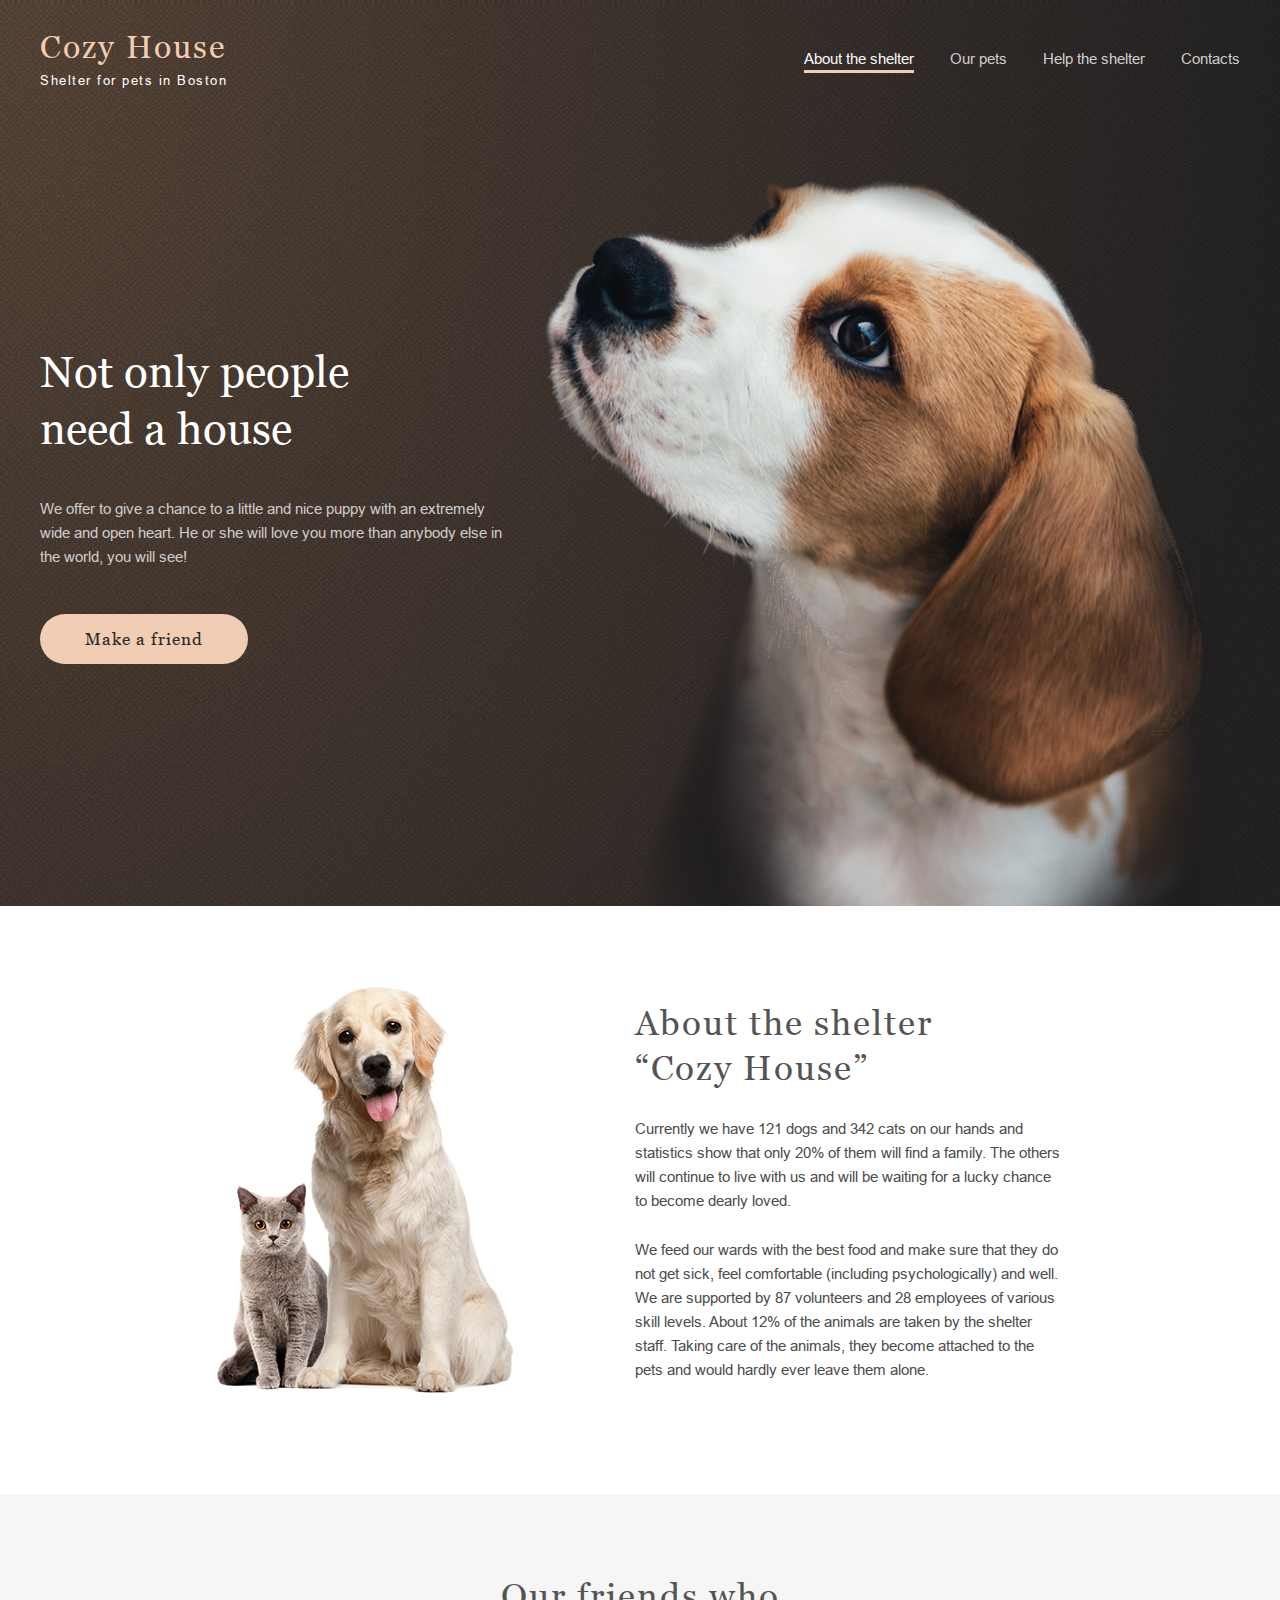
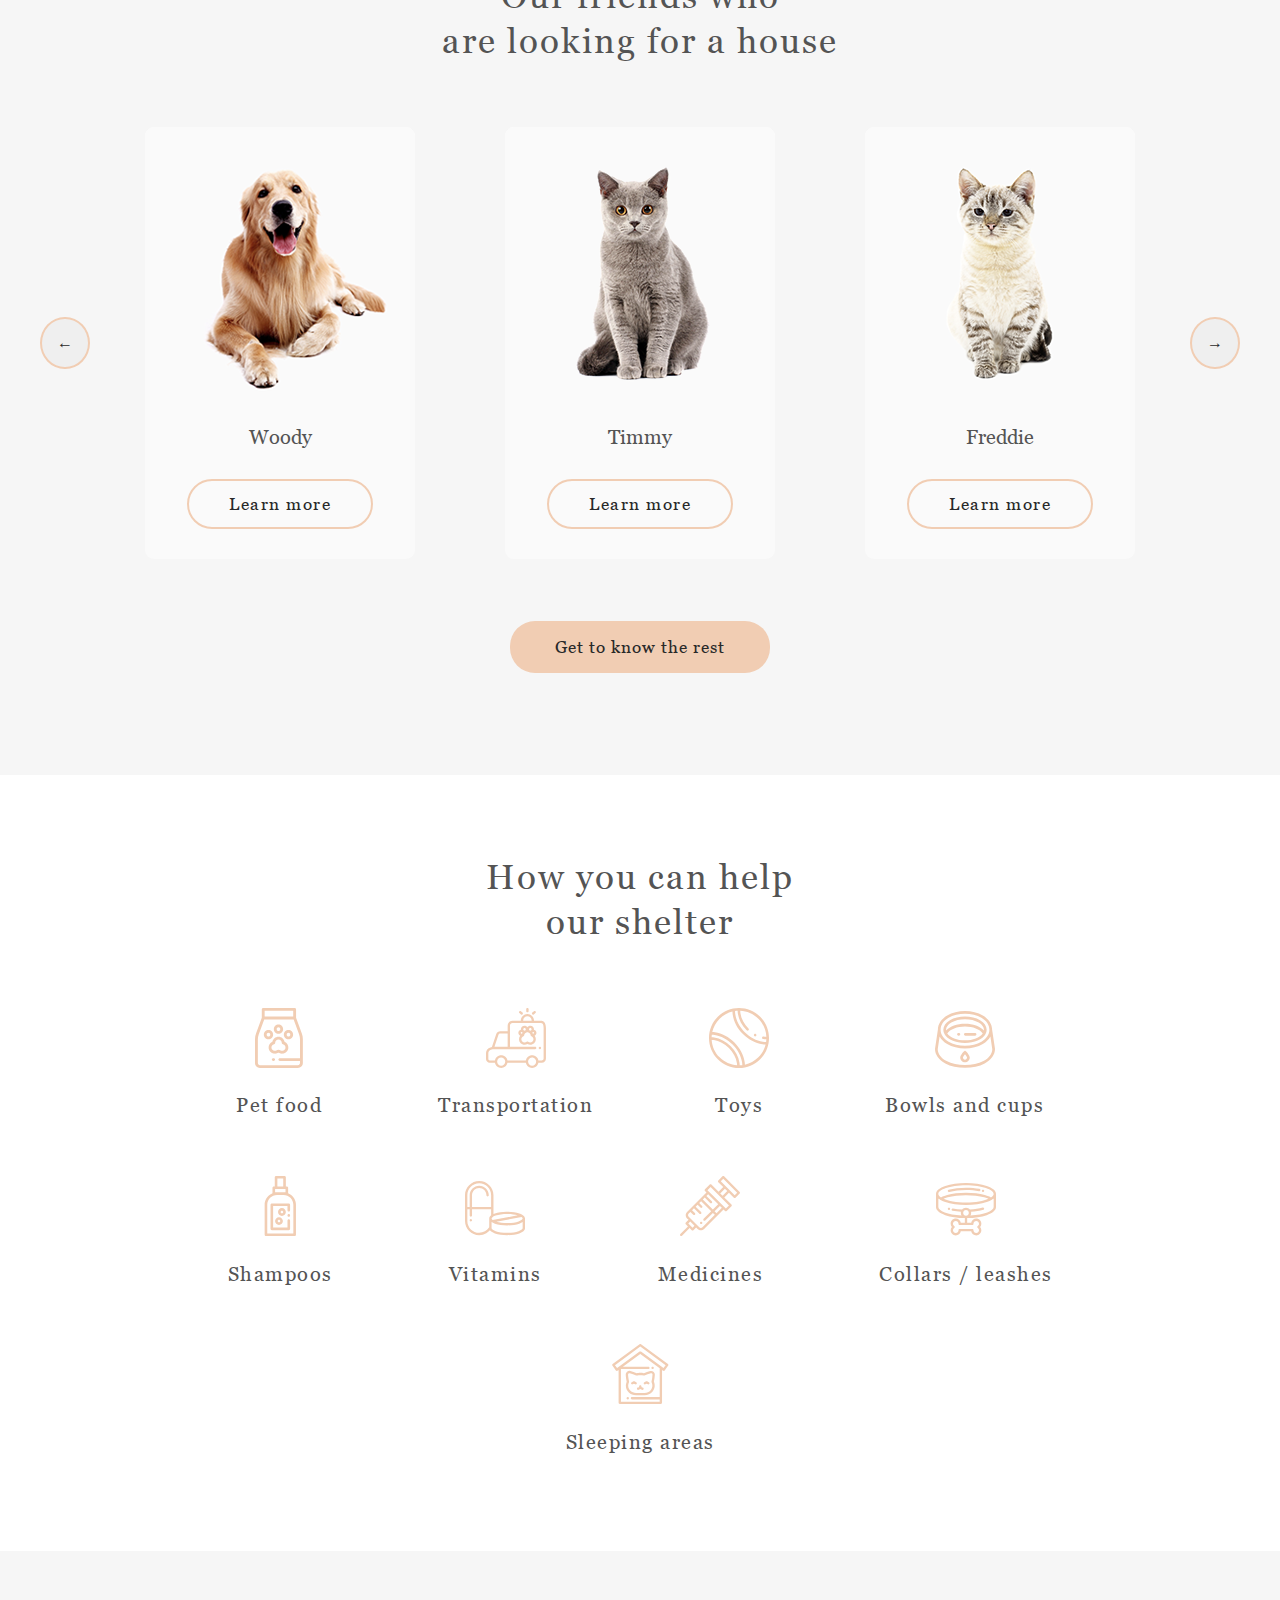
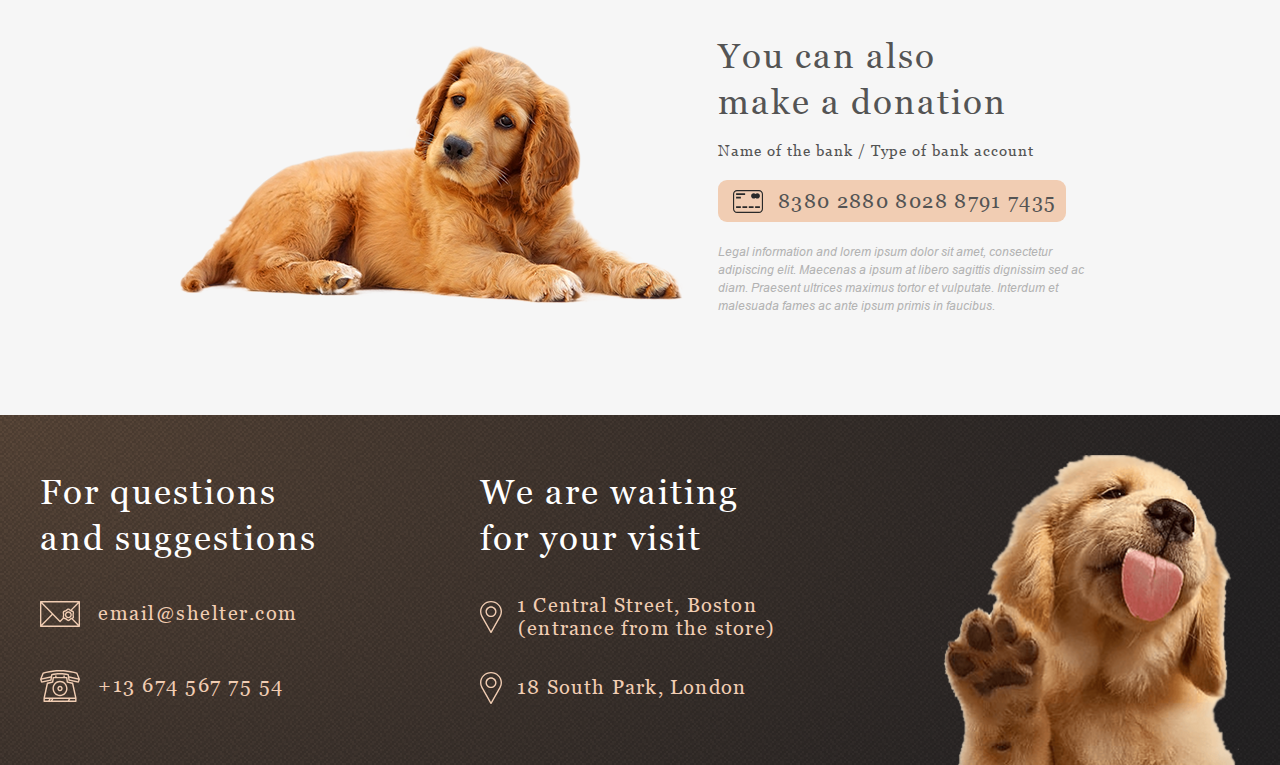
<file: pages/main/index.html>
<!DOCTYPE html>
<html lang="en">
<head>
  <meta charset="UTF-8">
  <meta http-equiv="X-UA-Compatible" content="IE=edge">
  <meta name="viewport" content="width=device-width, initial-scale=1.0">
  <link rel="stylesheet" href="normalize.css">
  <link rel="stylesheet" href="/assets/fonts/arial/stylesheet.css">
  <link rel="stylesheet" href="/assets/fonts/georgia/stylesheet.css">
  <link rel="stylesheet" href="style.css">
  <title>Main</title>
  <link rel="shortcut icon" type="image/svg" href="./favicon.ico">
</head>
<body>
  <header class="header">
    <div class="container">
      <div class="header-container">
      <a href="#" class="header-name-block">
        <h1 class="header-name">Cozy House</h1>
        <p class="header-name-description">Shelter for pets in Boston</p>
      </a>
      <div class="wrapper-menu">
        <div class="navigation-shadow"></div>
      <nav class="header-navigation-block">

        <ol class="header-navigation">
         <li class="nav-item"><a href="" class="nav-item-link choosen">About the shelter</a></li>
          <li class="nav-item"><a href="../../pages/pets/index.html" class="nav-item-link">Our pets</a></li>
          <li class="nav-item"><a href="#help" class="nav-item-link">Help the shelter</a></li>
          <li class="nav-item"><a href="#contacts" class="nav-item-link">Contacts</a></li>
      </ol>
      </nav>
      </div>
      <div class="container-hamburger">
        <div class="hamburger" id="hamburger">
          <span class="line"></span>
          <span class="line"></span>
          <span class="line"></span>
        </div>
      </div>
    </div>
  </div>
  </header>
  <main class="main">
  <div class="wrapper-not-only">
    <section class="section not-only-section">
      <img src="../../assets/images/dog.png" alt="dog" class="image-dog">
      <div class="wrapper-content-not-only">
        <h2 class="not-only-title">Not only people need a house</h2>
        <p class="not-only-offer">We offer to give a chance to a little and nice puppy with an extremely wide and open heart. He or she will love you more than anybody else in the world, you will see!</p>
        <a href="#our-friends" class="btn">Make a friend</a>
    </div>
    </section>
  </div>
    <section class="section about">
      <div class="container">
        <img src="../../assets/images/about-pets.png" alt="about-pets" class="image-about">
        <div class="about-wrap">
          <h3 class="title-section about-title">About the shelter “Cozy House”</h3>
          <p class="about-description">Currently we have 121 dogs and 342 cats on our hands and statistics show that only 20% of them will find a family. The others will continue to live with us and will be waiting for a lucky chance to become dearly loved.</p>
          <p class="about-description">We feed our wards with the best food and make sure that they do not get sick, feel comfortable (including psychologically) and well. We are supported by 87 volunteers and 28 employees of various skill levels. About 12% of the animals are taken by the shelter staff. Taking care of the animals, they become attached to the pets and would hardly ever leave them alone.</p>
        </div>
      </div>
    </section>
    <section class="section our-friends" id="our-friends">
      <div class="container">
      <h3 class="title-section friends-title">Our friends who <br>
        are looking for a house</h3>
        <div class="slider-pet">
          <button class="slider-button btn-left">&larr;</button>
          <div class="slider-content">
            <div class="wrapper-slider">
              <div class="left-slider-block">
                <div class="slider-item" data-pet="4">
                  <img src="../../assets/images/katrine.png" alt="Katrine">
                  <p class="slider-item-name">Katrine</p>
                  <button class="slider-item-btn">Learn more</button>
                </div>
                <div class="slider-item" data-pet="0">
                  <img src="../../assets/images/jennifer.png" alt="Jennifer">
                  <p class="slider-item-name">Jennifer</p>
                  <button class="slider-item-btn">Learn more</button>
                </div>
                <div class="slider-item" data-pet="2">
                  <img src="../../assets/images/woody.png" alt="Woody">
                  <p class="slider-item-name">Woody</p>
                  <button class="slider-item-btn">Learn more</button>
                </div>
              </div>
              <div class="active-slider-block">
                <div class="slider-item" data-pet="1">
                  <img src="../../assets/images/sophia.png" alt="Soph">
                  <p class="slider-item-name">Sophia</p>
                  <button class="slider-item-btn">Learn more</button>
                 </div>
                <div class="slider-item" data-pet="5">
                  <img src="../../assets/images/timmy.png" alt="Timmy">
                  <p class="slider-item-name">Timmy</p>
                  <button class="slider-item-btn">Learn more</button>
                 </div>
                <div class="slider-item" data-pet="7">
                  <img src="../../assets/images/charly.png" alt="Charley">
                  <p class="slider-item-name">Charley</p>
                  <button class="slider-item-btn">Learn more</button>
                 </div>
              </div>
              <div class="right-slider-block">
                <div class="slider-item" data-pet="3">
                  <img src="../../assets/images/scarlett.png" alt="Scarlett">
                  <p class="slider-item-name">Scarlett</p>
                  <button class="slider-item-btn">Learn more</button>
                </div>
                <div class="slider-item" data-pet="6">
                  <img src="../../assets/images/freddie.png" alt="Freddie">
                  <p class="slider-item-name">Freddie</p>
                  <button class="slider-item-btn">Learn more</button>
                </div>
                <div class="slider-item" data-pet="4">
                  <img src="../../assets/images/katrine.png" alt="Katrine">
                  <p class="slider-item-name">Katrine</p>
                  <button class="slider-item-btn">Learn more</button>
                </div>
              </div>
            </div>
          </div>
          <button class="slider-button btn-right">&rarr;</button>
        </div>
        <a class="btn our-btn" href="../../pages/pets/index.html">Get to know the rest</a>
      </div>
    </section>
    <section class="section help-section" id="help">
      <div class="container">
      <h3 class="title-section help-title">How you can help <br>
        our shelter</h3>
        <div class="help-container">
          <div class="help-container-item">
            <img class="help-item-icon" src="../../assets/icons/food.svg" alt="food">
            <h4 class="help-item-name">Pet food</h4>
          </div>
          <div class="help-container-item">
            <img class="help-item-icon" src="../../assets/icons/transportation.svg" alt="transport">
            <h4 class="help-item-name">Transportation</h4>
          </div>
          <div class="help-container-item">
            <img class="help-item-icon" src="../../assets/icons/toys.svg" alt="toys">
            <h4 class="help-item-name">Toys</h4>
          </div>
          <div class="help-container-item">
            <img class="help-item-icon" src="../../assets/icons/bowls-and-cups.svg" alt="cups">
            <h4 class="help-item-name">Bowls and cups</h4>
          </div>
          <div class="help-container-item">
            <img class="help-item-icon" src="../../assets/icons/shampoos.svg" alt="shampoos">
            <h4 class="help-item-name">Shampoos</h4>
          </div>
          <div class="help-container-item">
            <img class="help-item-icon" src="../../assets/icons/vitamins.svg" alt="vitamins">
            <h4 class="help-item-name">Vitamins</h4>
          </div>
          <div class="help-container-item">
            <img class="help-item-icon" src="../../assets/icons/medicines.svg" alt="medicines">
            <h4 class="help-item-name">Medicines</h4>
          </div>
          <div class="help-container-item">
            <img class="help-item-icon" src="../../assets/icons/collars-or-leashes.svg" alt="collars">
            <h4 class="help-item-name">Collars / leashes</h4>
          </div>
          <div class="help-container-item">
            <img class="help-item-icon" src="../../assets/icons/sleeping-area.svg" alt="slip">
            <h4 class="help-item-name">Sleeping areas</h4>
          </div>
        </div>
      </div>
    </section>
    <section class="section donate-section">
      <div class="container">
        <img class="donate-dog" src="../../assets/images/donation-dog.png" alt="donate-dog">
        <div class="donate-description-side">
          <h3 class="title-section donate-title">You can also <br> make a donation</h3>
          <h5 class="donate-name-bank">Name of the bank / Type of bank account</h5>
          <a href="#" class="pay-btn">8380 2880 8028 8791 7435</a>
          <p class="donate-description">Legal information and lorem ipsum dolor sit amet, consectetur adipiscing elit. Maecenas a ipsum at libero sagittis dignissim sed ac diam. Praesent ultrices maximus tortor et vulputate. Interdum et malesuada fames ac ante ipsum primis in faucibus.</p>
        </div>
      </div>
    </section>
  </main>
  <footer class="footer" id="contacts">
    <div class="container footer-navigation">
    <div>
      <h3 class="title-section footer-title">For questions and suggestions</h3>
      <nav>
        <ol  class="footer-navigation-left">
        <li class="footer-navigation-item mail"><a href="mailto:email@shelter.com" class="extra-left"></a><a href="mailto:email@shelter.com" class="footer-navigation-link">email@shelter.com</a></li>
        <li class="footer-navigation-item  phone"><a href="tel:+136745677554" class="extra-left"></a><a href="tel:+136745677554" class="footer-navigation-link"> +13 674 567 75 54</a></li>
      </ol>
      </nav>
    </div>
    <div class="footer-center-block">
      <h3 class="title-section footer-title">We are waiting for your visit</h3>
      <nav>
        <ol class="footer-navigation-center">
        <li class="footer-navigation-item  pin"><a href="https://goo.gl/maps/uqPGKBvsAtEfSqA46" target="_blank" class="extra"></a><a href="https://goo.gl/maps/uqPGKBvsAtEfSqA46" target="_blank" class="footer-navigation-link">1 Central Street, Boston<br>(entrance from the store)</a></li>
        <li class="footer-navigation-item  pin"><a href="https://goo.gl/maps/uqPGKBvsAtEfSqA46" target="_blank" class="extra"></a><a href="https://goo.gl/maps/uqPGKBvsAtEfSqA46" target="_blank" class="footer-navigation-link">18 South Park, London</a></li>
        </ol>
      </nav>
    </div>
    <img src="../../assets/images/footer-puppy.png" alt="footer-dog" class="footer-image">
  </div>
  </footer>
  <div class="popup">
    <div class="popup-body">
      <div class="popup-content" data-pet="0">
        <div class="popup-close">+</div>
        <img src="../../assets/images/jennifer.png" alt="Jennifer" class="popup-img">
          <div class="popup-discription">
            <h3 class="popup-title">Jennifer</h3>
            <h4 class="popup-kinds">Dog - Labrador</h4>
            <h5 class="popup-discr">Jennifer is a sweet 2 months old Labrador that is patiently waiting to find a new forever home. This girl really enjoys being able to go outside to run and play, but won't hesitate to play up a storm in the house if she has all of her favorite toys.</h5>
            <ul class="popup-details">
              <li><span class="li-bold">Age</span><span class="age"></span></li>
              <li><span class="li-bold">Inoculations</span><span class="inoculations"></span></li>
              <li><span class="li-bold">Diseases</span><span class="diseases"></span></li>
              <li><span class="li-bold">Parasites</span><span class="parasites"></span></li>
            </ul>
          </div>
        </div>
    </div>
  </div>
  <script src="../../pages/main/script.js"></script>
</body>
</html>
</file>
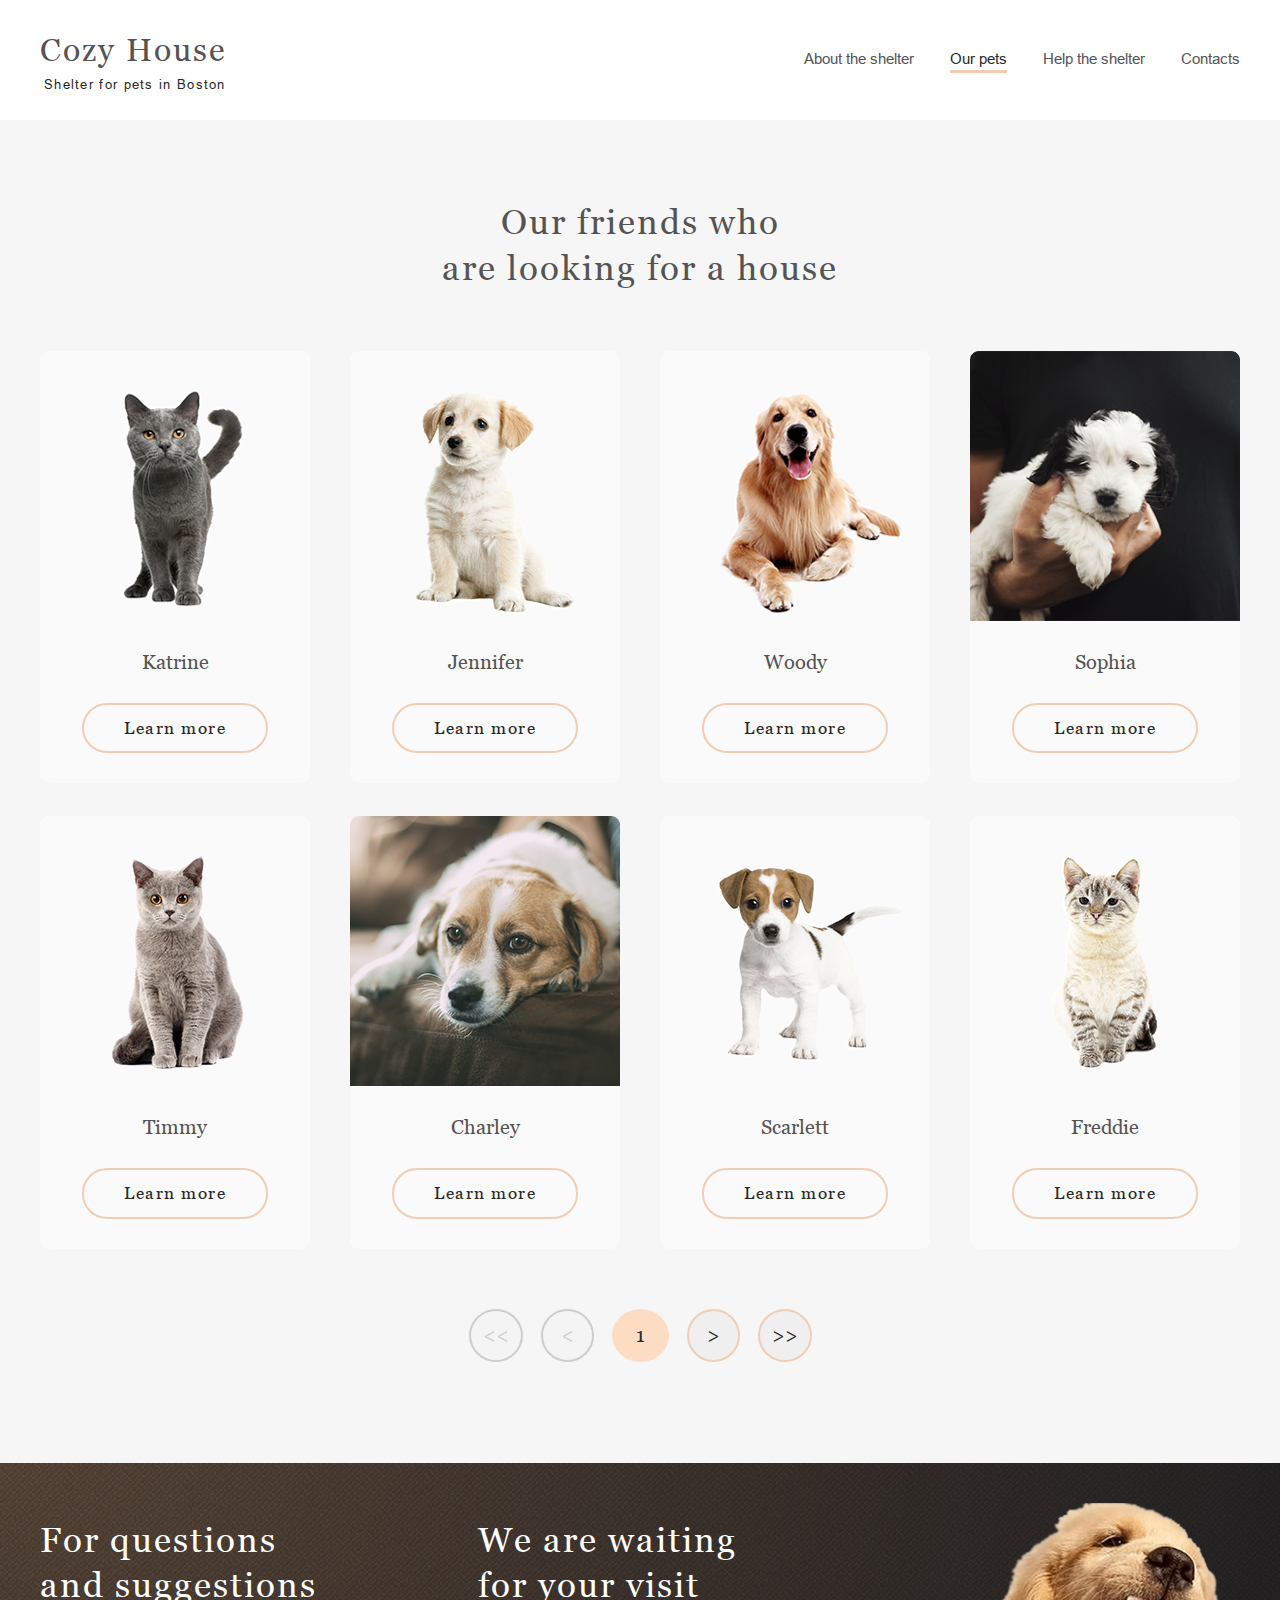
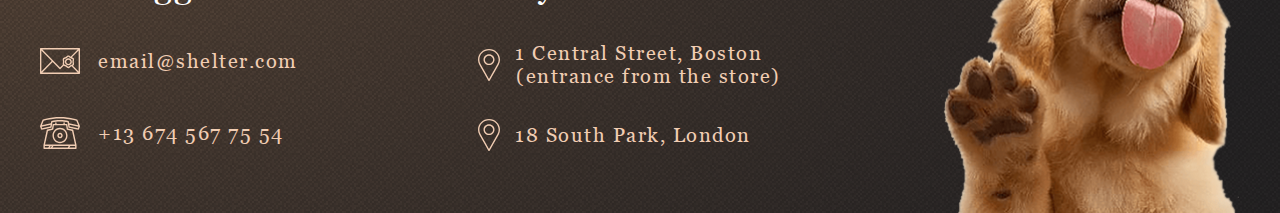
<file: pages/pets/index.html>
<!DOCTYPE html>
<html lang="en">
<head>
  <meta charset="UTF-8">
  <meta http-equiv="X-UA-Compatible" content="IE=edge">
  <meta name="viewport" content="width=device-width, initial-scale=1.0">
  <link rel="stylesheet" href="../../pages/main/normalize.css">
  <link rel="stylesheet" href="../../assets/fonts/arial/stylesheet.css">
  <link rel="stylesheet" href="../../assets/fonts/georgia/stylesheet.css">
  <link rel="stylesheet" href="style.css">
   <title>Pets</title>
   <link rel="shortcut icon" type="image/svg" href="./favicon.ico">
</head>
<body>
  <header class="header">
    <div class="container">
      <div class="header-container">
      <a href="../../pages/main/index.html" class="header-name-block">
        <h1 class="header-name">Cozy House</h1>
        <p class="header-name-description">Shelter for pets in Boston</p>
      </a>
      <div class="wrapper-menu">
      <div class="navigation-shadow"></div>
      <nav class="header-navigation-block">
        <ol class="header-navigation">
        <li class="nav-item"><a href="../../pages/main/index.html" class="nav-item-link">About the shelter</a></li>
        <li class="nav-item"><a href="" class="nav-item-link choosen">Our pets</a></li>
        <li class="nav-item"><a href="../../pages/main/index.html#help" class="nav-item-link">Help the shelter</a></li>
        <li class="nav-item"><a href="#footer" class="nav-item-link">Contacts</a></li>
      </ol>
      </nav>
    </div>
      <div class="container-hamburger">
        <div class="hamburger" id="hamburger">
          <span class="line"></span>
          <span class="line"></span>
          <span class="line"></span>
        </div>
      </div>
    </div>
  </div>
  </header>
  <main class="main">
    <div class="container">
      <section class="section our-friends">
        <h3 class="title-section friends-title">Our friends who <br>
          are looking for a house</h3>
        <div class="friends-container">
          <div class="slider-item" data-pet="4">
            <img src="../../assets/images/katrine.png" alt="Katrine">
            <p class="slider-item-name">Katrine</p>
            <button class="slider-item-btn">Learn more</button>
           </div>
          <div class="slider-item" data-pet="0">
            <img src="../../assets/images/jennifer.png" alt="Jenny">
            <p class="slider-item-name">Jennifer</p>
            <button class="slider-item-btn">Learn more</button>
           </div>
          <div class="slider-item" data-pet="2">
            <img src="../../assets/images/woody.png" alt="Woody">
            <p class="slider-item-name">Woody</p>
            <button class="slider-item-btn">Learn more</button>
           </div>
          <div class="slider-item" data-pet="1">
            <img src="../../assets/images/sophia.png" alt="Soph">
            <p class="slider-item-name">Sophia</p>
            <button class="slider-item-btn">Learn more</button>
           </div>
          <div class="slider-item" data-pet="5">
            <img src="../../assets/images/timmy.png" alt="Timmy">
            <p class="slider-item-name">Timmy</p>
            <button class="slider-item-btn">Learn more</button>
           </div>
          <div class="slider-item" data-pet="7">
            <img src="../../assets/images/charly.png" alt="Charley">
            <p class="slider-item-name">Charley</p>
            <button class="slider-item-btn">Learn more</button>
           </div>
          <div class="slider-item" data-pet="3">
            <img src="../../assets/images/scarlett.png" alt="Scarlett">
            <p class="slider-item-name">Scarlett</p>
            <button class="slider-item-btn">Learn more</button>
           </div>
          <div class="slider-item" data-pet="6">
            <img src="../../assets/images/freddie.png" alt="Freddie">
            <p class="slider-item-name">Freddie</p>
            <button class="slider-item-btn">Learn more</button>
           </div>

        </div>
        <div class="btn-container">
          <button class="btn-nav fast-left disabled" disabled>&lt;&lt;</button>
          <button class="btn-nav left disabled" disabled>&lt;</button>
          <button class="btn-nav page-number">1</button>
          <button class="btn-nav right">&gt;</button>
          <button class="btn-nav fast-right">&gt;&gt;</button>
        </div>
      </section>
    </div>
  </main>
  <footer class="footer" id="footer">
    <div class="container footer-navigation">
    <div>
      <h3 class="title-section footer-title">For questions and suggestions</h3>
      <nav>
        <ol class="footer-navigation-left">
        <li class="footer-navigation-item mail"><a href="mailto:email@shelter.com" class="extra-left"></a><a href="mailto:email@shelter.com" class="footer-navigation-link">email@shelter.com</a></li>
        <li class="footer-navigation-item  phone"><a href="tel:+136745677554" class="extra-left"></a><a href="tel:+136745677554" class="footer-navigation-link">+13 674 567 75 54</a></li>
      </ol>
      </nav>
    </div>
    <div>
      <h3 class="title-section footer-title">We are waiting for your visit</h3>
      <nav>
        <ol class="footer-navigation-center">
        <li class="footer-navigation-item  pin"><a href="https://goo.gl/maps/uqPGKBvsAtEfSqA46" target="_blank" class="extra"></a><a href="https://goo.gl/maps/uqPGKBvsAtEfSqA46" target="_blank" class="footer-navigation-link">1 Central Street, Boston (entrance from the store)</a></li>
        <li class="footer-navigation-item  pin"><a href="https://goo.gl/maps/uqPGKBvsAtEfSqA46" target="_blank" class="extra"></a><a href="https://goo.gl/maps/uqPGKBvsAtEfSqA46" target="_blank" class="footer-navigation-link">18 South Park, London</a></li>
      </ol>
      </nav>
    </div>
    <img src="../../assets/images/footer-puppy.png" alt="footer-dog" class="footer-image">
  </div>
  </footer>
  <div class="popup">
    <div class="popup-body">
      <div class="popup-content" data-pet="0">
        <div class="popup-close">+</div>
        <img src="../../assets/images/jennifer.png" alt="Jennifer" class="popup-img">
          <div class="popup-discription">
            <h3 class="popup-title">Jennifer</h3>
            <h4 class="popup-kinds">Dog - Labrador</h4>
            <h5 class="popup-discr">Jennifer is a sweet 2 months old Labrador that is patiently waiting to find a new forever home. This girl really enjoys being able to go outside to run and play, but won't hesitate to play up a storm in the house if she has all of her favorite toys.</h5>
            <ul class="popup-details">
              <li><span class="li-bold">Age</span><span class="age"></span></li>
              <li><span class="li-bold">Inoculations</span><span class="inoculations"></span></li>
              <li><span class="li-bold">Diseases</span><span class="diseases"></span></li>
              <li><span class="li-bold">Parasites</span><span class="parasites"></span></li>
            </ul>
          </div>
        </div>
    </div>
  </div>
  <script src="../../pages/pets/script.js"></script>
</body>
</html>
</file>
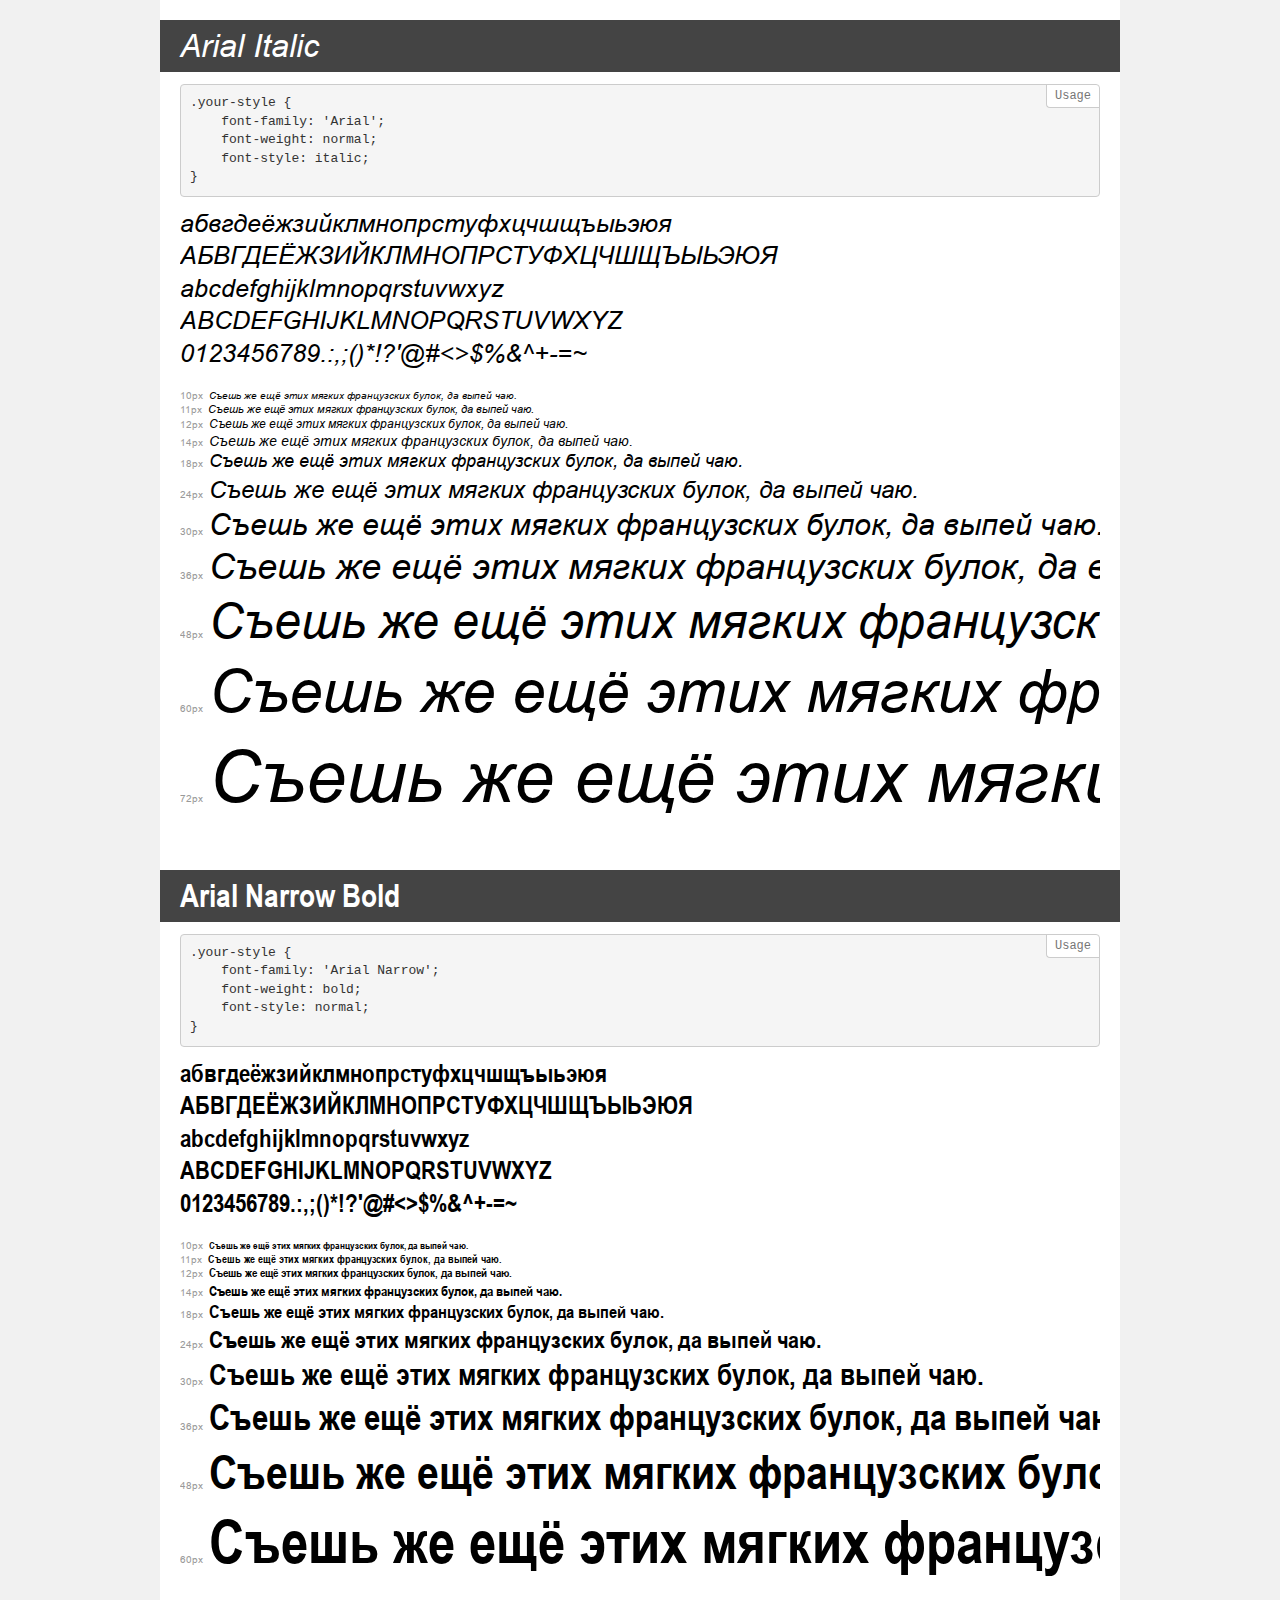
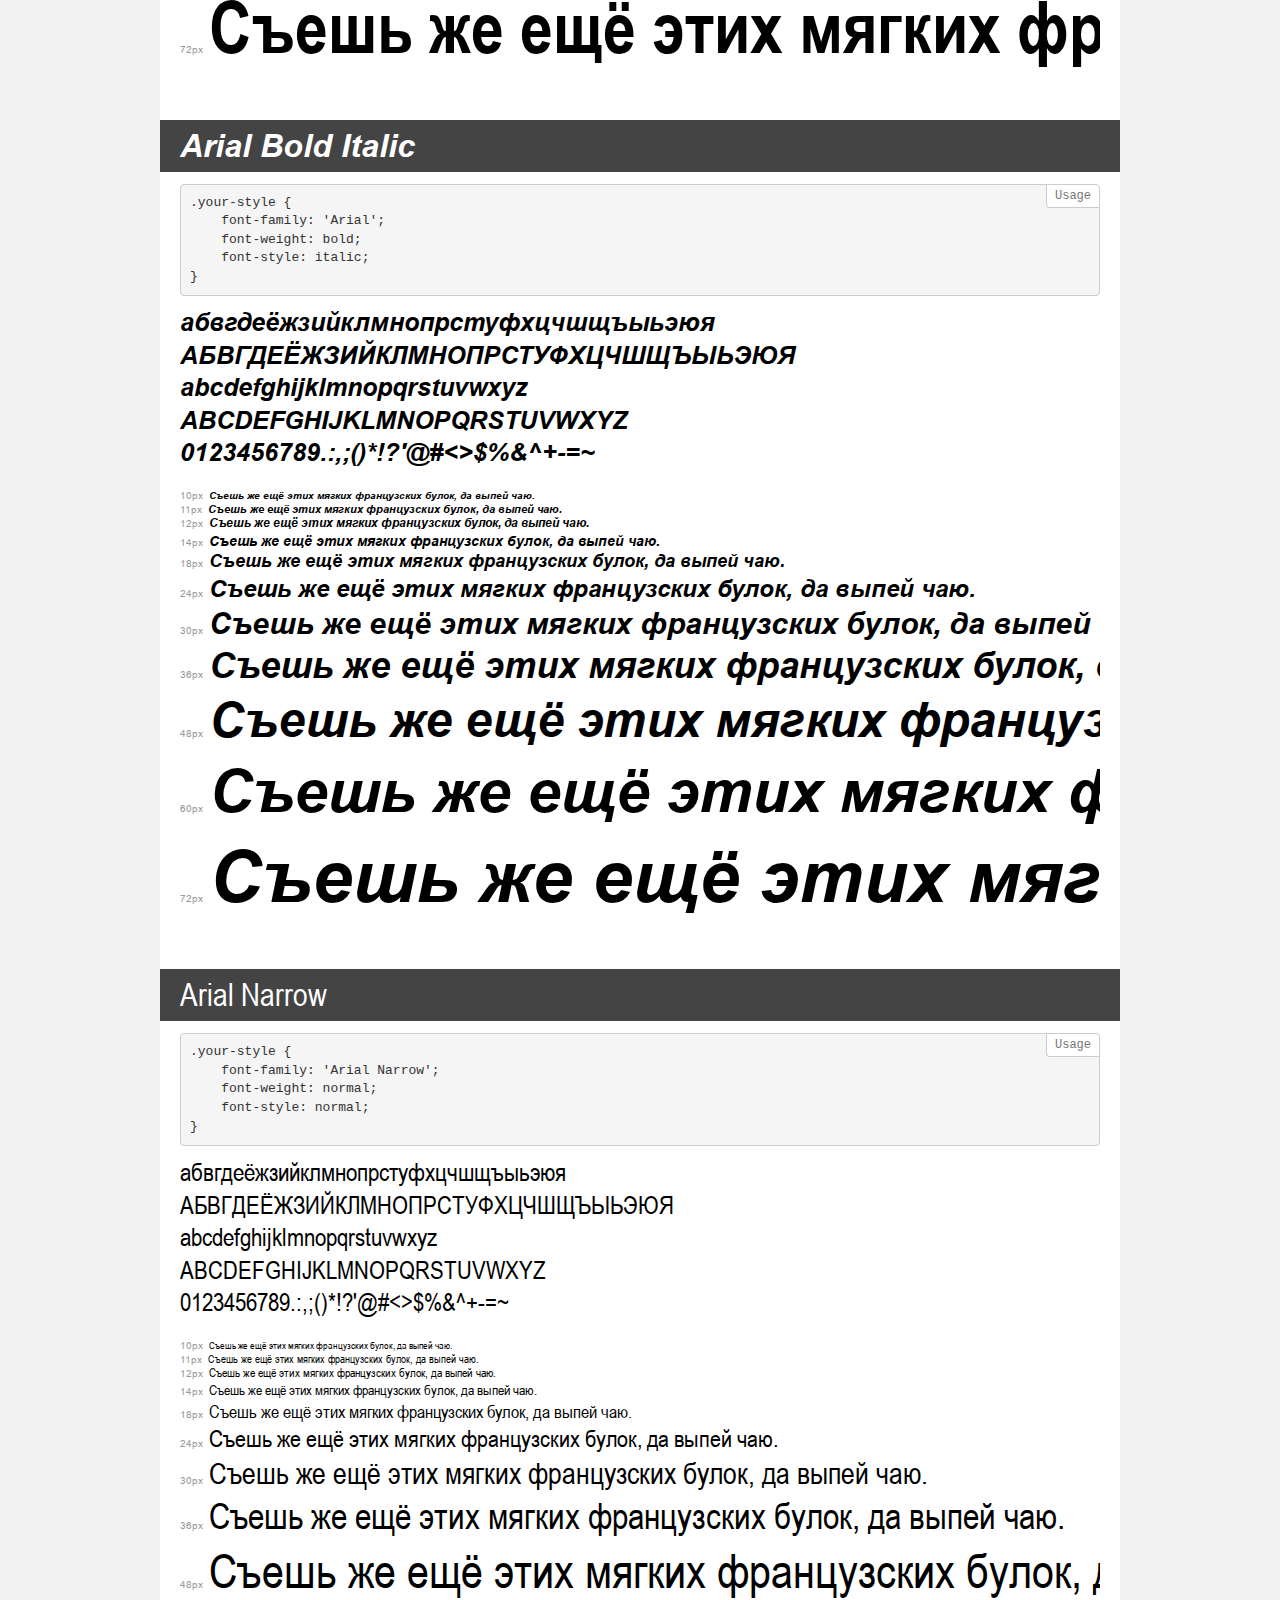
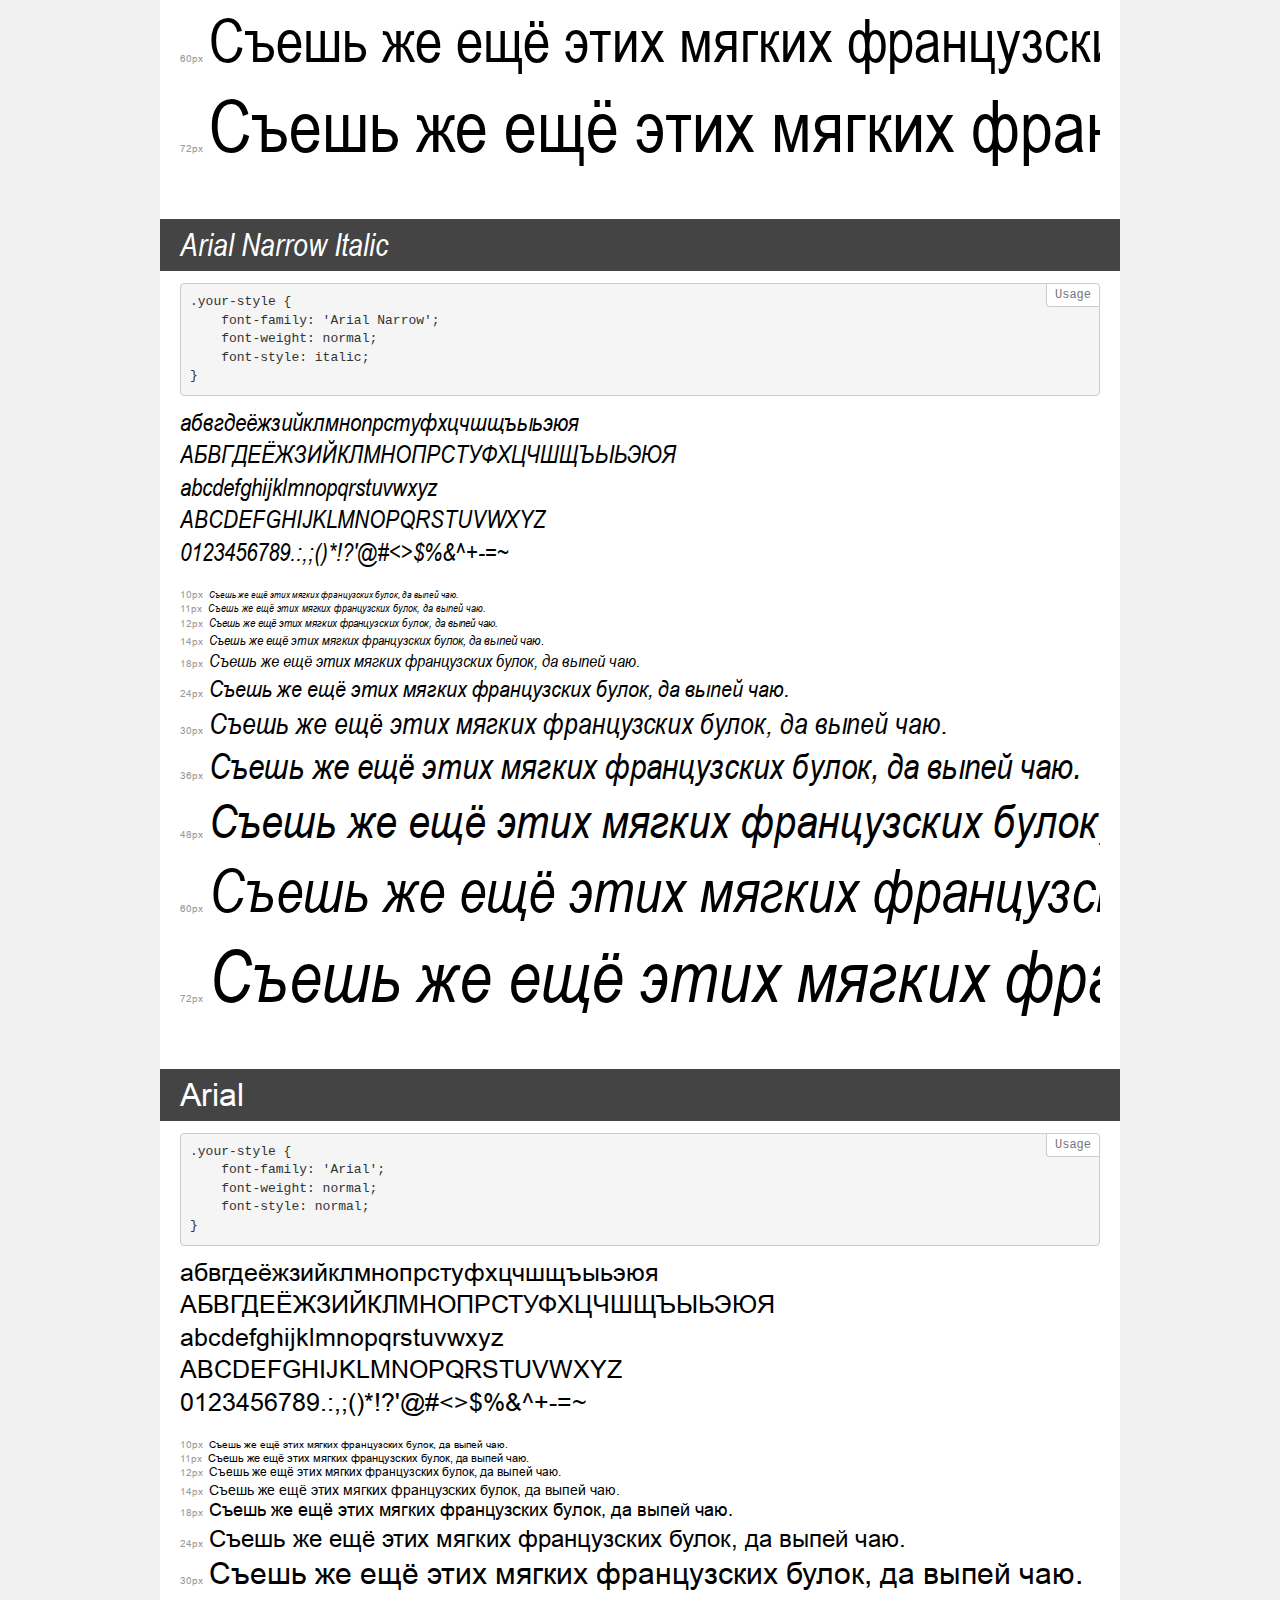
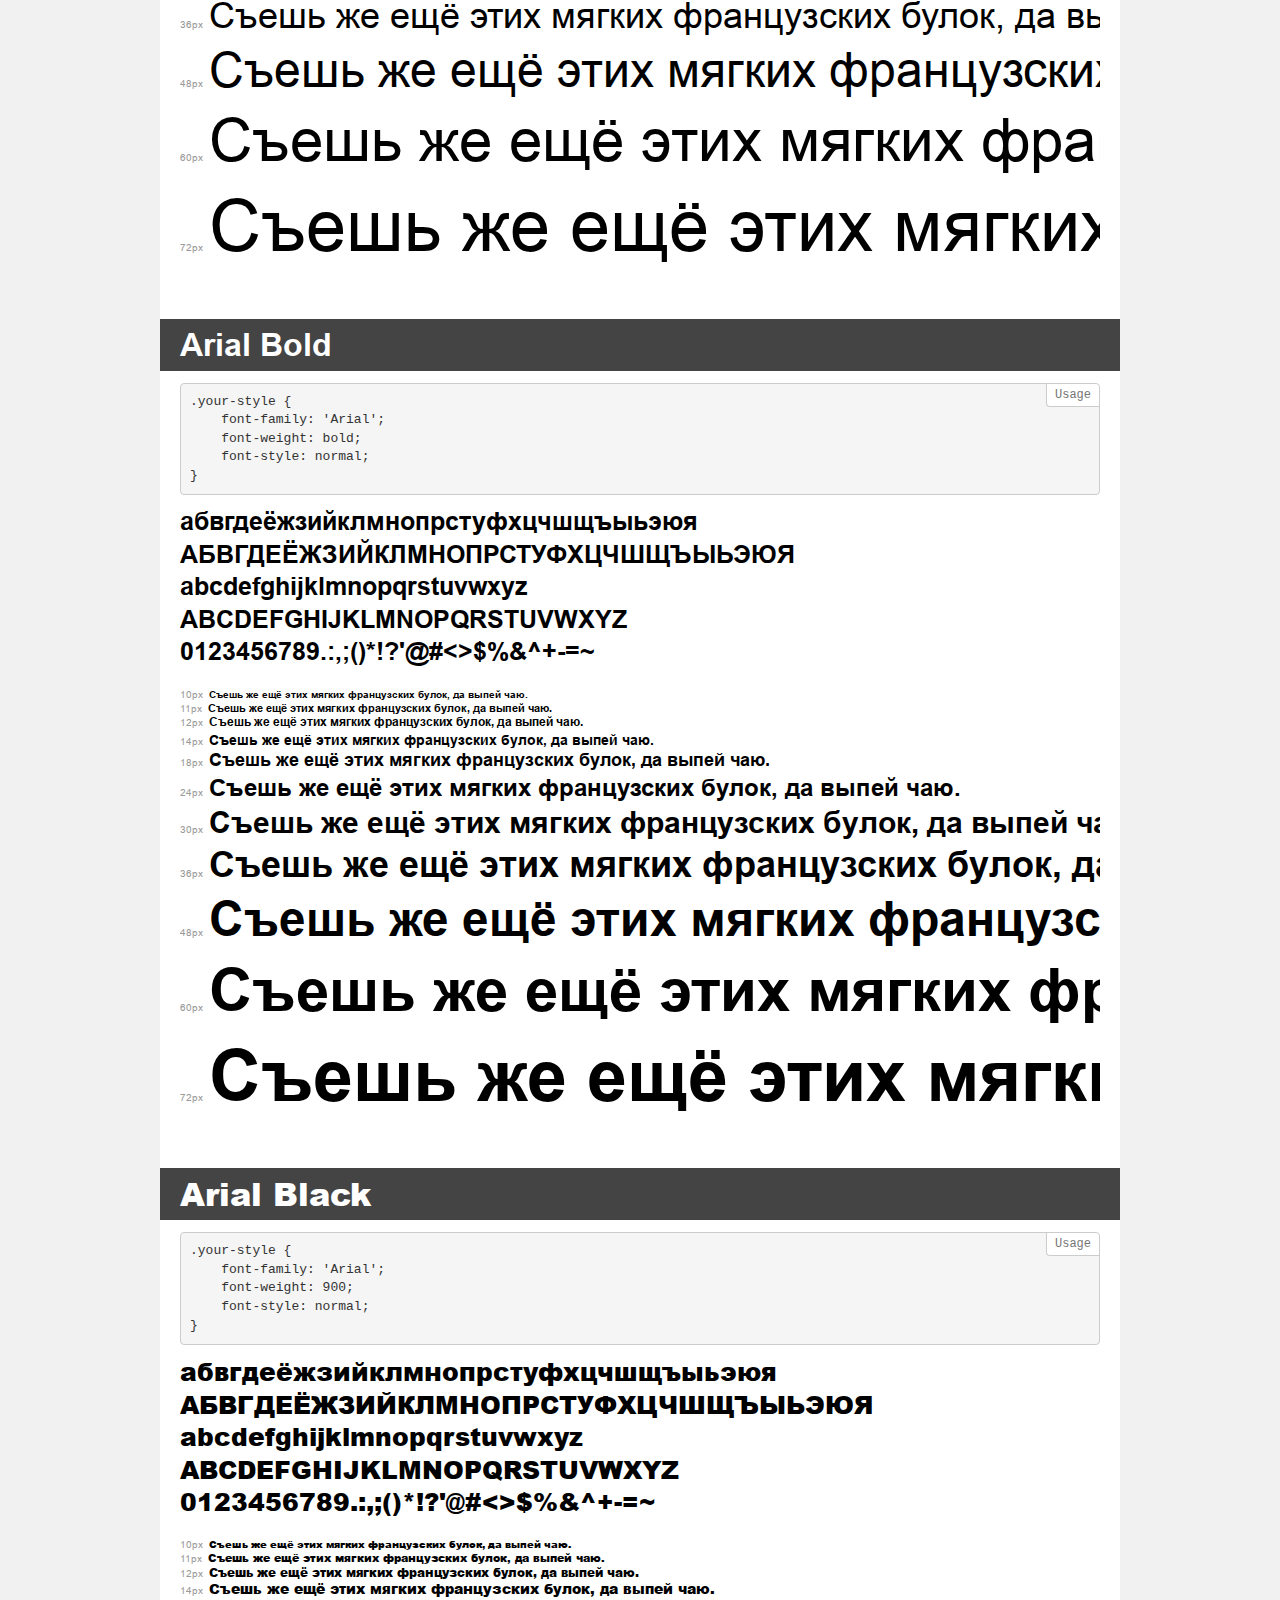
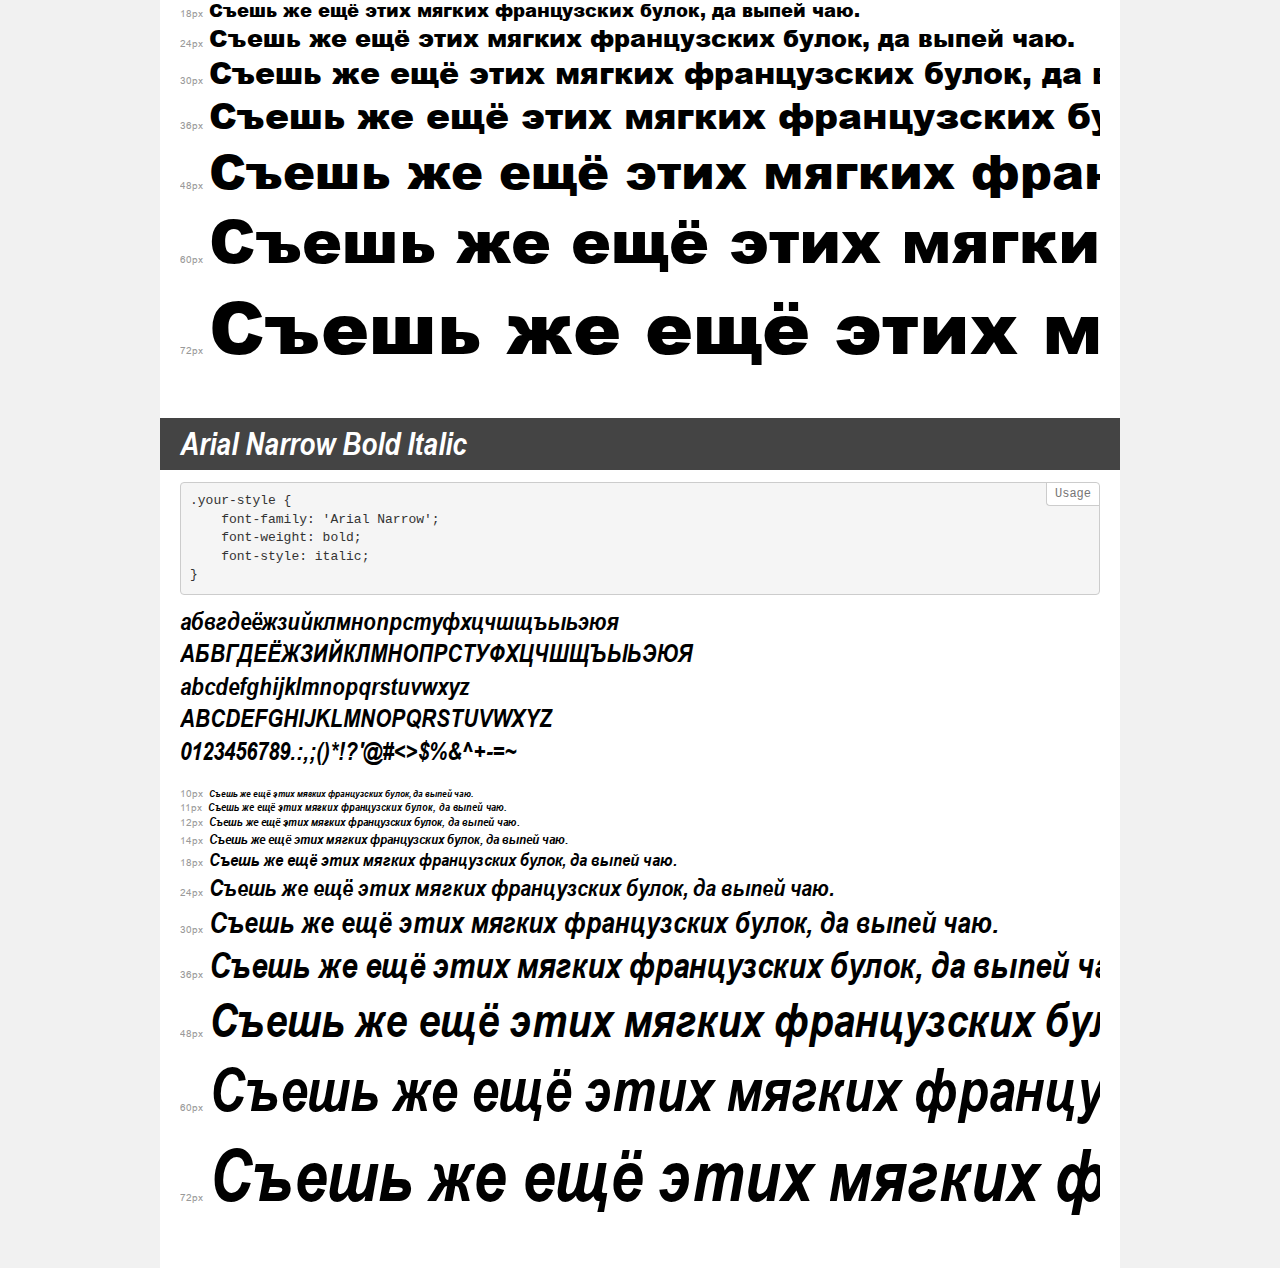
<file: assets/fonts/arial/demo.html>
<!DOCTYPE html>
<html>
<head>
	<meta charset="utf-8">
	<meta http-equiv="X-UA-Compatible" content="IE=edge">
	<meta name="viewport" content="width=device-width, initial-scale=1">
	<meta name="robots" content="noindex, noarchive">
	<title>Transfonter demo</title>
	<link href="stylesheet.css" rel="stylesheet">
	<style>
		/*
		http://meyerweb.com/eric/tools/css/reset/
		v2.0 | 20110126
		License: none (public domain)
		*/
		html, body, div, span, applet, object, iframe,
		h1, h2, h3, h4, h5, h6, p, blockquote, pre,
		a, abbr, acronym, address, big, cite, code,
		del, dfn, em, img, ins, kbd, q, s, samp,
		small, strike, strong, sub, sup, tt, var,
		b, u, i, center,
		dl, dt, dd, ol, ul, li,
		fieldset, form, label, legend,
		table, caption, tbody, tfoot, thead, tr, th, td,
		article, aside, canvas, details, embed,
		figure, figcaption, footer, header, hgroup,
		menu, nav, output, ruby, section, summary,
		time, mark, audio, video {
			margin: 0;
			padding: 0;
			border: 0;
			font-size: 100%;
			font: inherit;
			vertical-align: baseline;
		}
		/* HTML5 display-role reset for older browsers */
		article, aside, details, figcaption, figure,
		footer, header, hgroup, menu, nav, section {
			display: block;
		}
		body {
			line-height: 1;
		}
		ol, ul {
			list-style: none;
		}
		blockquote, q {
			quotes: none;
		}
		blockquote:before, blockquote:after,
		q:before, q:after {
			content: '';
			content: none;
		}
		table {
			border-collapse: collapse;
			border-spacing: 0;
		}
		/* common styles */
		body {
			background: #f1f1f1;
			color: #000;
		}
		.page {
			background: #fff;
			width: 920px;
			margin: 0 auto;
			padding: 20px 20px 0 20px;
			overflow: hidden;
		}
		.font-container {
			overflow-x: auto;
			overflow-y: hidden;
			margin-bottom: 40px;
			line-height: 1.3;
			white-space: nowrap;
			padding-bottom: 5px;
		}
		h1 {
			position: relative;
			background: #444;
			font-size: 32px;
			color: #fff;
			padding: 10px 20px;
			margin: 0 -20px 12px -20px;
		}
		.letters {
			font-size: 25px;
			margin-bottom: 20px;
		}
		.s10:before {
			content: '10px';
		}
		.s11:before {
			content: '11px';
		}
		.s12:before {
			content: '12px';
		}
		.s14:before {
			content: '14px';
		}
		.s18:before {
			content: '18px';
		}
		.s24:before {
			content: '24px';
		}
		.s30:before {
			content: '30px';
		}
		.s36:before {
			content: '36px';
		}
		.s48:before {
			content: '48px';
		}
		.s60:before {
			content: '60px';
		}
		.s72:before {
			content: '72px';
		}
		.s10:before, .s11:before, .s12:before, .s14:before,
		.s18:before, .s24:before, .s30:before, .s36:before,
		.s48:before, .s60:before, .s72:before {
			font-family: Arial, sans-serif;
			font-size: 10px;
			font-weight: normal;
			font-style: normal;
			color: #999;
			padding-right: 6px;
		}
		pre {
			display: block;
			position: relative;
			padding: 9px;
			margin: 0 0 10px;
			font-family: Monaco, Menlo, Consolas, "Courier New", monospace !important;
			font-size: 13px;
			line-height: 1.428571429;
			color: #333;
			font-weight: normal !important;
			font-style: normal !important;
			background-color: #f5f5f5;
			border: 1px solid #ccc;
			overflow-x: auto;
			border-radius: 4px;
		}
		pre:after {
			display: block;
			position: absolute;
			right: 0;
			top: 0;
			content: 'Usage';
			line-height: 1;
			padding: 5px 8px;
			font-size: 12px;
			color: #767676;
			background-color: #fff;
			border: 1px solid #ccc;
			border-right: none;
			border-top: none;
			border-radius: 0 4px 0 4px;
			z-index: 10;
		}
		/* responsive */
		@media (max-width: 959px) {
			.page {
				width: auto;
				margin: 0;
			}
		}
	</style>
</head>
<body>
<div class="page">
	<div class="demo" style="font-family: 'Arial'; font-weight: normal; font-style: italic;">
		<h1>Arial Italic</h1>
		<pre>.your-style {
    font-family: 'Arial';
    font-weight: normal;
    font-style: italic;
}</pre>
		<div class="font-container">
			<p class="letters">
				абвгдеёжзийклмнопрстуфхцчшщъыьэюя <br />
				АБВГДЕЁЖЗИЙКЛМНОПРСТУФХЦЧШЩЪЫЬЭЮЯ <br />
				abcdefghijklmnopqrstuvwxyz <br />
				ABCDEFGHIJKLMNOPQRSTUVWXYZ <br />				0123456789.:,;()*!?'@#<>$%&^+-=~
			</p>
			<p class="s10" style="font-size: 10px;">Съешь же ещё этих мягких французских булок, да выпей чаю.</p>
			<p class="s11" style="font-size: 11px;">Съешь же ещё этих мягких французских булок, да выпей чаю.</p>
			<p class="s12" style="font-size: 12px;">Съешь же ещё этих мягких французских булок, да выпей чаю.</p>
			<p class="s14" style="font-size: 14px;">Съешь же ещё этих мягких французских булок, да выпей чаю.</p>
			<p class="s18" style="font-size: 18px;">Съешь же ещё этих мягких французских булок, да выпей чаю.</p>
			<p class="s24" style="font-size: 24px;">Съешь же ещё этих мягких французских булок, да выпей чаю.</p>
			<p class="s30" style="font-size: 30px;">Съешь же ещё этих мягких французских булок, да выпей чаю.</p>
			<p class="s36" style="font-size: 36px;">Съешь же ещё этих мягких французских булок, да выпей чаю.</p>
			<p class="s48" style="font-size: 48px;">Съешь же ещё этих мягких французских булок, да выпей чаю.</p>
			<p class="s60" style="font-size: 60px;">Съешь же ещё этих мягких французских булок, да выпей чаю.</p>
			<p class="s72" style="font-size: 72px;">Съешь же ещё этих мягких французских булок, да выпей чаю.</p>
		</div>
	</div>
	<div class="demo" style="font-family: 'Arial Narrow'; font-weight: bold; font-style: normal;">
		<h1>Arial Narrow Bold</h1>
		<pre>.your-style {
    font-family: 'Arial Narrow';
    font-weight: bold;
    font-style: normal;
}</pre>
		<div class="font-container">
			<p class="letters">
				абвгдеёжзийклмнопрстуфхцчшщъыьэюя <br />
				АБВГДЕЁЖЗИЙКЛМНОПРСТУФХЦЧШЩЪЫЬЭЮЯ <br />
				abcdefghijklmnopqrstuvwxyz <br />
				ABCDEFGHIJKLMNOPQRSTUVWXYZ <br />				0123456789.:,;()*!?'@#<>$%&^+-=~
			</p>
			<p class="s10" style="font-size: 10px;">Съешь же ещё этих мягких французских булок, да выпей чаю.</p>
			<p class="s11" style="font-size: 11px;">Съешь же ещё этих мягких французских булок, да выпей чаю.</p>
			<p class="s12" style="font-size: 12px;">Съешь же ещё этих мягких французских булок, да выпей чаю.</p>
			<p class="s14" style="font-size: 14px;">Съешь же ещё этих мягких французских булок, да выпей чаю.</p>
			<p class="s18" style="font-size: 18px;">Съешь же ещё этих мягких французских булок, да выпей чаю.</p>
			<p class="s24" style="font-size: 24px;">Съешь же ещё этих мягких французских булок, да выпей чаю.</p>
			<p class="s30" style="font-size: 30px;">Съешь же ещё этих мягких французских булок, да выпей чаю.</p>
			<p class="s36" style="font-size: 36px;">Съешь же ещё этих мягких французских булок, да выпей чаю.</p>
			<p class="s48" style="font-size: 48px;">Съешь же ещё этих мягких французских булок, да выпей чаю.</p>
			<p class="s60" style="font-size: 60px;">Съешь же ещё этих мягких французских булок, да выпей чаю.</p>
			<p class="s72" style="font-size: 72px;">Съешь же ещё этих мягких французских булок, да выпей чаю.</p>
		</div>
	</div>
	<div class="demo" style="font-family: 'Arial'; font-weight: bold; font-style: italic;">
		<h1>Arial Bold Italic</h1>
		<pre>.your-style {
    font-family: 'Arial';
    font-weight: bold;
    font-style: italic;
}</pre>
		<div class="font-container">
			<p class="letters">
				абвгдеёжзийклмнопрстуфхцчшщъыьэюя <br />
				АБВГДЕЁЖЗИЙКЛМНОПРСТУФХЦЧШЩЪЫЬЭЮЯ <br />
				abcdefghijklmnopqrstuvwxyz <br />
				ABCDEFGHIJKLMNOPQRSTUVWXYZ <br />				0123456789.:,;()*!?'@#<>$%&^+-=~
			</p>
			<p class="s10" style="font-size: 10px;">Съешь же ещё этих мягких французских булок, да выпей чаю.</p>
			<p class="s11" style="font-size: 11px;">Съешь же ещё этих мягких французских булок, да выпей чаю.</p>
			<p class="s12" style="font-size: 12px;">Съешь же ещё этих мягких французских булок, да выпей чаю.</p>
			<p class="s14" style="font-size: 14px;">Съешь же ещё этих мягких французских булок, да выпей чаю.</p>
			<p class="s18" style="font-size: 18px;">Съешь же ещё этих мягких французских булок, да выпей чаю.</p>
			<p class="s24" style="font-size: 24px;">Съешь же ещё этих мягких французских булок, да выпей чаю.</p>
			<p class="s30" style="font-size: 30px;">Съешь же ещё этих мягких французских булок, да выпей чаю.</p>
			<p class="s36" style="font-size: 36px;">Съешь же ещё этих мягких французских булок, да выпей чаю.</p>
			<p class="s48" style="font-size: 48px;">Съешь же ещё этих мягких французских булок, да выпей чаю.</p>
			<p class="s60" style="font-size: 60px;">Съешь же ещё этих мягких французских булок, да выпей чаю.</p>
			<p class="s72" style="font-size: 72px;">Съешь же ещё этих мягких французских булок, да выпей чаю.</p>
		</div>
	</div>
	<div class="demo" style="font-family: 'Arial Narrow'; font-weight: normal; font-style: normal;">
		<h1>Arial Narrow</h1>
		<pre>.your-style {
    font-family: 'Arial Narrow';
    font-weight: normal;
    font-style: normal;
}</pre>
		<div class="font-container">
			<p class="letters">
				абвгдеёжзийклмнопрстуфхцчшщъыьэюя <br />
				АБВГДЕЁЖЗИЙКЛМНОПРСТУФХЦЧШЩЪЫЬЭЮЯ <br />
				abcdefghijklmnopqrstuvwxyz <br />
				ABCDEFGHIJKLMNOPQRSTUVWXYZ <br />				0123456789.:,;()*!?'@#<>$%&^+-=~
			</p>
			<p class="s10" style="font-size: 10px;">Съешь же ещё этих мягких французских булок, да выпей чаю.</p>
			<p class="s11" style="font-size: 11px;">Съешь же ещё этих мягких французских булок, да выпей чаю.</p>
			<p class="s12" style="font-size: 12px;">Съешь же ещё этих мягких французских булок, да выпей чаю.</p>
			<p class="s14" style="font-size: 14px;">Съешь же ещё этих мягких французских булок, да выпей чаю.</p>
			<p class="s18" style="font-size: 18px;">Съешь же ещё этих мягких французских булок, да выпей чаю.</p>
			<p class="s24" style="font-size: 24px;">Съешь же ещё этих мягких французских булок, да выпей чаю.</p>
			<p class="s30" style="font-size: 30px;">Съешь же ещё этих мягких французских булок, да выпей чаю.</p>
			<p class="s36" style="font-size: 36px;">Съешь же ещё этих мягких французских булок, да выпей чаю.</p>
			<p class="s48" style="font-size: 48px;">Съешь же ещё этих мягких французских булок, да выпей чаю.</p>
			<p class="s60" style="font-size: 60px;">Съешь же ещё этих мягких французских булок, да выпей чаю.</p>
			<p class="s72" style="font-size: 72px;">Съешь же ещё этих мягких французских булок, да выпей чаю.</p>
		</div>
	</div>
	<div class="demo" style="font-family: 'Arial Narrow'; font-weight: normal; font-style: italic;">
		<h1>Arial Narrow Italic</h1>
		<pre>.your-style {
    font-family: 'Arial Narrow';
    font-weight: normal;
    font-style: italic;
}</pre>
		<div class="font-container">
			<p class="letters">
				абвгдеёжзийклмнопрстуфхцчшщъыьэюя <br />
				АБВГДЕЁЖЗИЙКЛМНОПРСТУФХЦЧШЩЪЫЬЭЮЯ <br />
				abcdefghijklmnopqrstuvwxyz <br />
				ABCDEFGHIJKLMNOPQRSTUVWXYZ <br />				0123456789.:,;()*!?'@#<>$%&^+-=~
			</p>
			<p class="s10" style="font-size: 10px;">Съешь же ещё этих мягких французских булок, да выпей чаю.</p>
			<p class="s11" style="font-size: 11px;">Съешь же ещё этих мягких французских булок, да выпей чаю.</p>
			<p class="s12" style="font-size: 12px;">Съешь же ещё этих мягких французских булок, да выпей чаю.</p>
			<p class="s14" style="font-size: 14px;">Съешь же ещё этих мягких французских булок, да выпей чаю.</p>
			<p class="s18" style="font-size: 18px;">Съешь же ещё этих мягких французских булок, да выпей чаю.</p>
			<p class="s24" style="font-size: 24px;">Съешь же ещё этих мягких французских булок, да выпей чаю.</p>
			<p class="s30" style="font-size: 30px;">Съешь же ещё этих мягких французских булок, да выпей чаю.</p>
			<p class="s36" style="font-size: 36px;">Съешь же ещё этих мягких французских булок, да выпей чаю.</p>
			<p class="s48" style="font-size: 48px;">Съешь же ещё этих мягких французских булок, да выпей чаю.</p>
			<p class="s60" style="font-size: 60px;">Съешь же ещё этих мягких французских булок, да выпей чаю.</p>
			<p class="s72" style="font-size: 72px;">Съешь же ещё этих мягких французских булок, да выпей чаю.</p>
		</div>
	</div>
	<div class="demo" style="font-family: 'Arial'; font-weight: normal; font-style: normal;">
		<h1>Arial</h1>
		<pre>.your-style {
    font-family: 'Arial';
    font-weight: normal;
    font-style: normal;
}</pre>
		<div class="font-container">
			<p class="letters">
				абвгдеёжзийклмнопрстуфхцчшщъыьэюя <br />
				АБВГДЕЁЖЗИЙКЛМНОПРСТУФХЦЧШЩЪЫЬЭЮЯ <br />
				abcdefghijklmnopqrstuvwxyz <br />
				ABCDEFGHIJKLMNOPQRSTUVWXYZ <br />				0123456789.:,;()*!?'@#<>$%&^+-=~
			</p>
			<p class="s10" style="font-size: 10px;">Съешь же ещё этих мягких французских булок, да выпей чаю.</p>
			<p class="s11" style="font-size: 11px;">Съешь же ещё этих мягких французских булок, да выпей чаю.</p>
			<p class="s12" style="font-size: 12px;">Съешь же ещё этих мягких французских булок, да выпей чаю.</p>
			<p class="s14" style="font-size: 14px;">Съешь же ещё этих мягких французских булок, да выпей чаю.</p>
			<p class="s18" style="font-size: 18px;">Съешь же ещё этих мягких французских булок, да выпей чаю.</p>
			<p class="s24" style="font-size: 24px;">Съешь же ещё этих мягких французских булок, да выпей чаю.</p>
			<p class="s30" style="font-size: 30px;">Съешь же ещё этих мягких французских булок, да выпей чаю.</p>
			<p class="s36" style="font-size: 36px;">Съешь же ещё этих мягких французских булок, да выпей чаю.</p>
			<p class="s48" style="font-size: 48px;">Съешь же ещё этих мягких французских булок, да выпей чаю.</p>
			<p class="s60" style="font-size: 60px;">Съешь же ещё этих мягких французских булок, да выпей чаю.</p>
			<p class="s72" style="font-size: 72px;">Съешь же ещё этих мягких французских булок, да выпей чаю.</p>
		</div>
	</div>
	<div class="demo" style="font-family: 'Arial'; font-weight: bold; font-style: normal;">
		<h1>Arial Bold</h1>
		<pre>.your-style {
    font-family: 'Arial';
    font-weight: bold;
    font-style: normal;
}</pre>
		<div class="font-container">
			<p class="letters">
				абвгдеёжзийклмнопрстуфхцчшщъыьэюя <br />
				АБВГДЕЁЖЗИЙКЛМНОПРСТУФХЦЧШЩЪЫЬЭЮЯ <br />
				abcdefghijklmnopqrstuvwxyz <br />
				ABCDEFGHIJKLMNOPQRSTUVWXYZ <br />				0123456789.:,;()*!?'@#<>$%&^+-=~
			</p>
			<p class="s10" style="font-size: 10px;">Съешь же ещё этих мягких французских булок, да выпей чаю.</p>
			<p class="s11" style="font-size: 11px;">Съешь же ещё этих мягких французских булок, да выпей чаю.</p>
			<p class="s12" style="font-size: 12px;">Съешь же ещё этих мягких французских булок, да выпей чаю.</p>
			<p class="s14" style="font-size: 14px;">Съешь же ещё этих мягких французских булок, да выпей чаю.</p>
			<p class="s18" style="font-size: 18px;">Съешь же ещё этих мягких французских булок, да выпей чаю.</p>
			<p class="s24" style="font-size: 24px;">Съешь же ещё этих мягких французских булок, да выпей чаю.</p>
			<p class="s30" style="font-size: 30px;">Съешь же ещё этих мягких французских булок, да выпей чаю.</p>
			<p class="s36" style="font-size: 36px;">Съешь же ещё этих мягких французских булок, да выпей чаю.</p>
			<p class="s48" style="font-size: 48px;">Съешь же ещё этих мягких французских булок, да выпей чаю.</p>
			<p class="s60" style="font-size: 60px;">Съешь же ещё этих мягких французских булок, да выпей чаю.</p>
			<p class="s72" style="font-size: 72px;">Съешь же ещё этих мягких французских булок, да выпей чаю.</p>
		</div>
	</div>
	<div class="demo" style="font-family: 'Arial'; font-weight: 900; font-style: normal;">
		<h1>Arial Black</h1>
		<pre>.your-style {
    font-family: 'Arial';
    font-weight: 900;
    font-style: normal;
}</pre>
		<div class="font-container">
			<p class="letters">
				абвгдеёжзийклмнопрстуфхцчшщъыьэюя <br />
				АБВГДЕЁЖЗИЙКЛМНОПРСТУФХЦЧШЩЪЫЬЭЮЯ <br />
				abcdefghijklmnopqrstuvwxyz <br />
				ABCDEFGHIJKLMNOPQRSTUVWXYZ <br />				0123456789.:,;()*!?'@#<>$%&^+-=~
			</p>
			<p class="s10" style="font-size: 10px;">Съешь же ещё этих мягких французских булок, да выпей чаю.</p>
			<p class="s11" style="font-size: 11px;">Съешь же ещё этих мягких французских булок, да выпей чаю.</p>
			<p class="s12" style="font-size: 12px;">Съешь же ещё этих мягких французских булок, да выпей чаю.</p>
			<p class="s14" style="font-size: 14px;">Съешь же ещё этих мягких французских булок, да выпей чаю.</p>
			<p class="s18" style="font-size: 18px;">Съешь же ещё этих мягких французских булок, да выпей чаю.</p>
			<p class="s24" style="font-size: 24px;">Съешь же ещё этих мягких французских булок, да выпей чаю.</p>
			<p class="s30" style="font-size: 30px;">Съешь же ещё этих мягких французских булок, да выпей чаю.</p>
			<p class="s36" style="font-size: 36px;">Съешь же ещё этих мягких французских булок, да выпей чаю.</p>
			<p class="s48" style="font-size: 48px;">Съешь же ещё этих мягких французских булок, да выпей чаю.</p>
			<p class="s60" style="font-size: 60px;">Съешь же ещё этих мягких французских булок, да выпей чаю.</p>
			<p class="s72" style="font-size: 72px;">Съешь же ещё этих мягких французских булок, да выпей чаю.</p>
		</div>
	</div>
	<div class="demo" style="font-family: 'Arial Narrow'; font-weight: bold; font-style: italic;">
		<h1>Arial Narrow Bold Italic</h1>
		<pre>.your-style {
    font-family: 'Arial Narrow';
    font-weight: bold;
    font-style: italic;
}</pre>
		<div class="font-container">
			<p class="letters">
				абвгдеёжзийклмнопрстуфхцчшщъыьэюя <br />
				АБВГДЕЁЖЗИЙКЛМНОПРСТУФХЦЧШЩЪЫЬЭЮЯ <br />
				abcdefghijklmnopqrstuvwxyz <br />
				ABCDEFGHIJKLMNOPQRSTUVWXYZ <br />				0123456789.:,;()*!?'@#<>$%&^+-=~
			</p>
			<p class="s10" style="font-size: 10px;">Съешь же ещё этих мягких французских булок, да выпей чаю.</p>
			<p class="s11" style="font-size: 11px;">Съешь же ещё этих мягких французских булок, да выпей чаю.</p>
			<p class="s12" style="font-size: 12px;">Съешь же ещё этих мягких французских булок, да выпей чаю.</p>
			<p class="s14" style="font-size: 14px;">Съешь же ещё этих мягких французских булок, да выпей чаю.</p>
			<p class="s18" style="font-size: 18px;">Съешь же ещё этих мягких французских булок, да выпей чаю.</p>
			<p class="s24" style="font-size: 24px;">Съешь же ещё этих мягких французских булок, да выпей чаю.</p>
			<p class="s30" style="font-size: 30px;">Съешь же ещё этих мягких французских булок, да выпей чаю.</p>
			<p class="s36" style="font-size: 36px;">Съешь же ещё этих мягких французских булок, да выпей чаю.</p>
			<p class="s48" style="font-size: 48px;">Съешь же ещё этих мягких французских булок, да выпей чаю.</p>
			<p class="s60" style="font-size: 60px;">Съешь же ещё этих мягких французских булок, да выпей чаю.</p>
			<p class="s72" style="font-size: 72px;">Съешь же ещё этих мягких французских булок, да выпей чаю.</p>
		</div>
	</div>
</div>
</body>
</html>
</file>
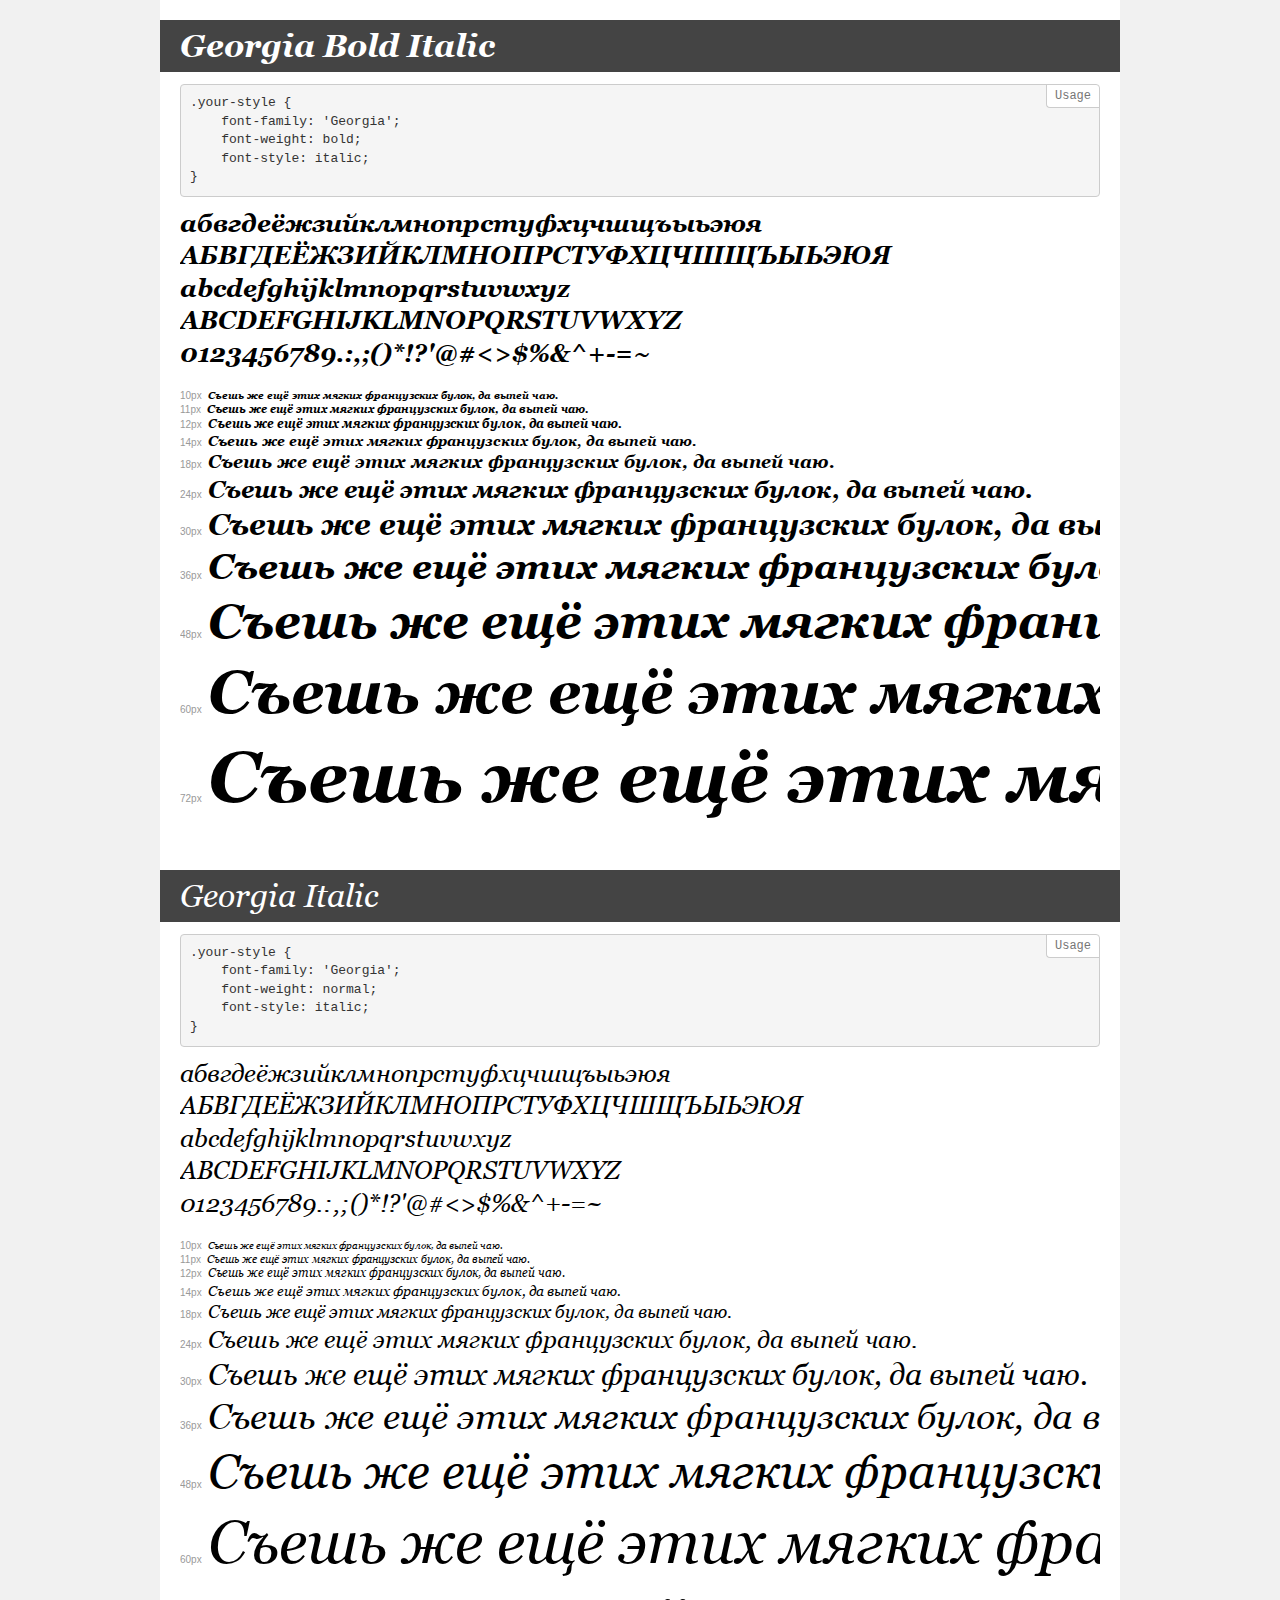
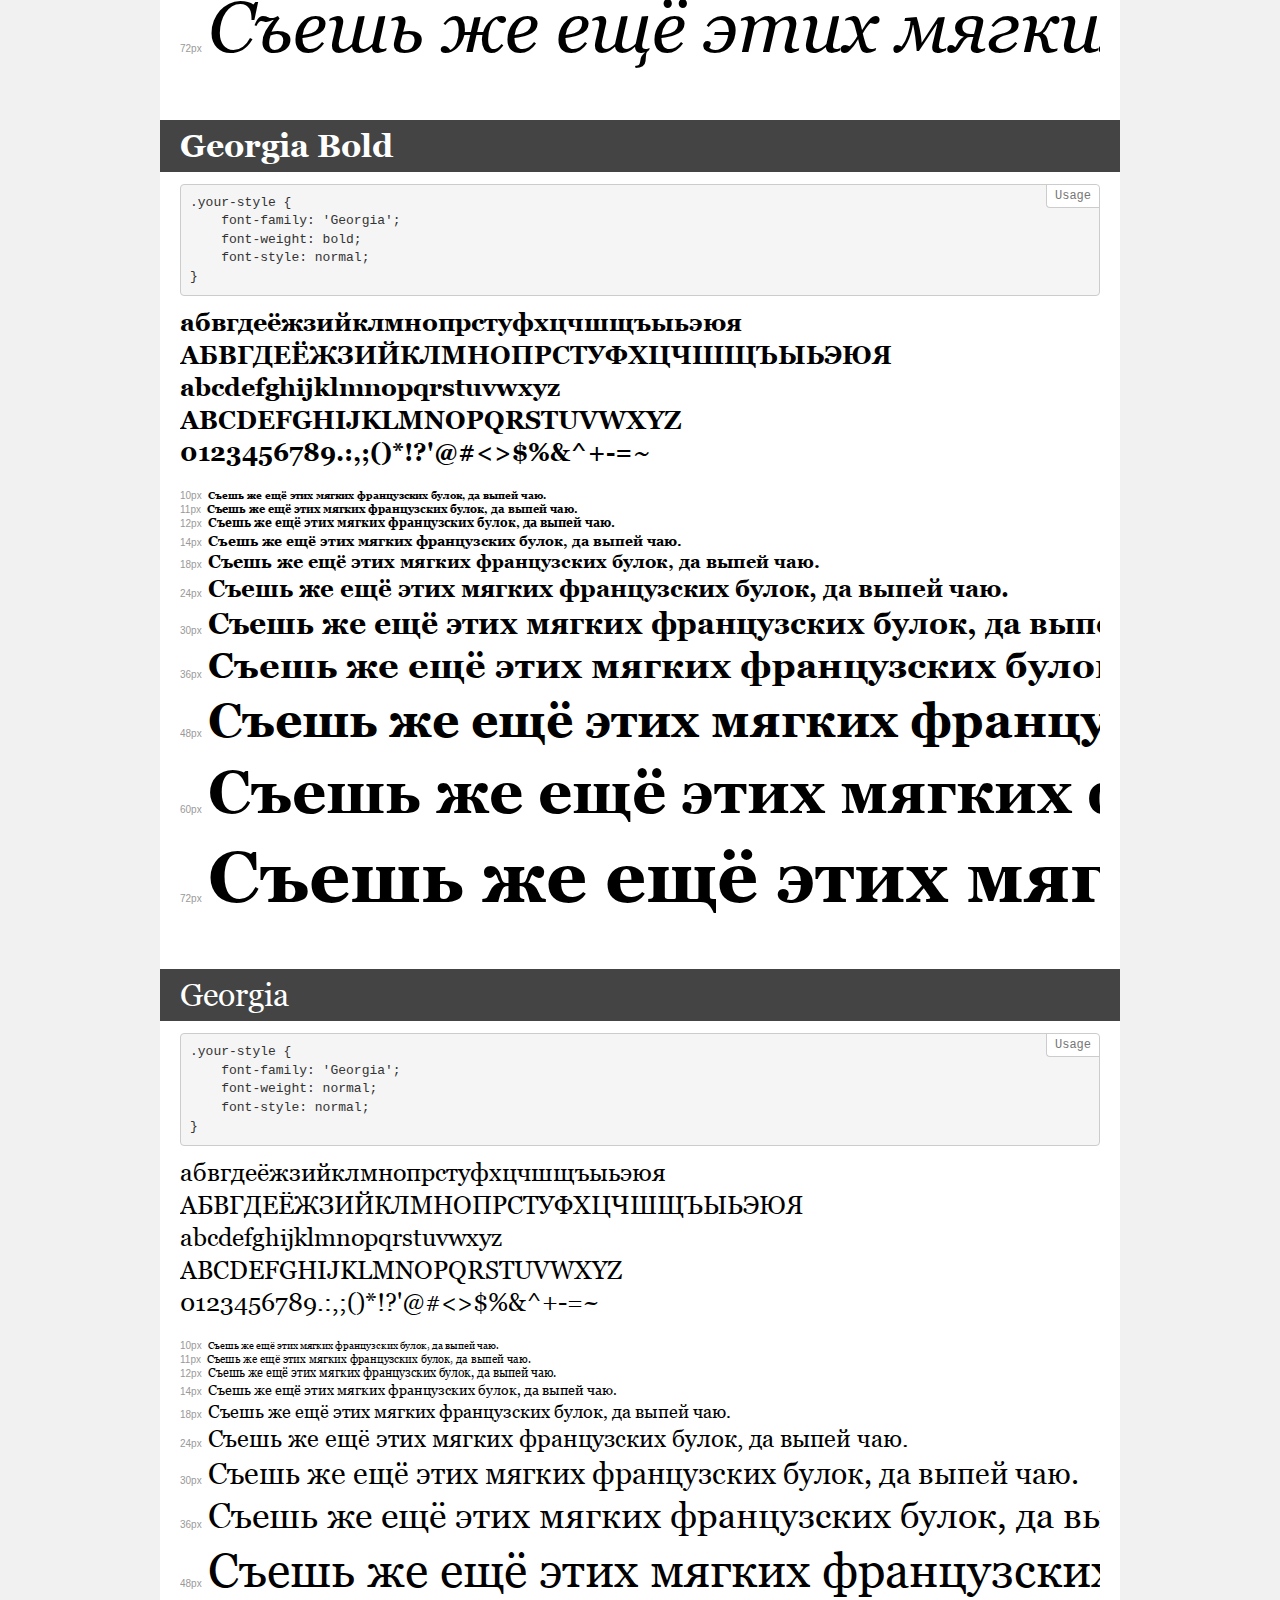
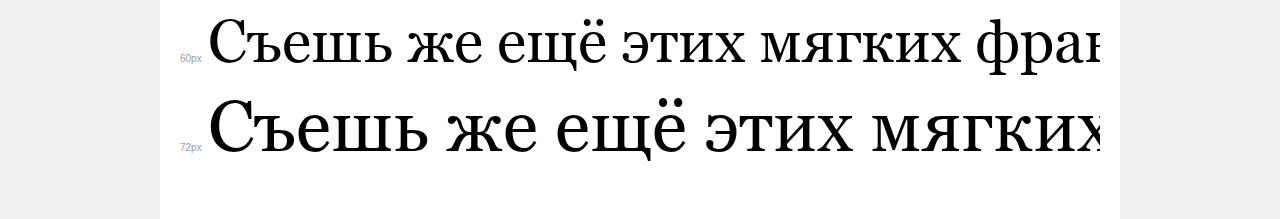
<file: assets/fonts/georgia/demo.html>
<!DOCTYPE html>
<html>
<head>
	<meta charset="utf-8">
	<meta http-equiv="X-UA-Compatible" content="IE=edge">
	<meta name="viewport" content="width=device-width, initial-scale=1">
	<meta name="robots" content="noindex, noarchive">
	<title>Transfonter demo</title>
	<link href="stylesheet.css" rel="stylesheet">
	<style>
		/*
		http://meyerweb.com/eric/tools/css/reset/
		v2.0 | 20110126
		License: none (public domain)
		*/
		html, body, div, span, applet, object, iframe,
		h1, h2, h3, h4, h5, h6, p, blockquote, pre,
		a, abbr, acronym, address, big, cite, code,
		del, dfn, em, img, ins, kbd, q, s, samp,
		small, strike, strong, sub, sup, tt, var,
		b, u, i, center,
		dl, dt, dd, ol, ul, li,
		fieldset, form, label, legend,
		table, caption, tbody, tfoot, thead, tr, th, td,
		article, aside, canvas, details, embed,
		figure, figcaption, footer, header, hgroup,
		menu, nav, output, ruby, section, summary,
		time, mark, audio, video {
			margin: 0;
			padding: 0;
			border: 0;
			font-size: 100%;
			font: inherit;
			vertical-align: baseline;
		}
		/* HTML5 display-role reset for older browsers */
		article, aside, details, figcaption, figure,
		footer, header, hgroup, menu, nav, section {
			display: block;
		}
		body {
			line-height: 1;
		}
		ol, ul {
			list-style: none;
		}
		blockquote, q {
			quotes: none;
		}
		blockquote:before, blockquote:after,
		q:before, q:after {
			content: '';
			content: none;
		}
		table {
			border-collapse: collapse;
			border-spacing: 0;
		}
		/* common styles */
		body {
			background: #f1f1f1;
			color: #000;
		}
		.page {
			background: #fff;
			width: 920px;
			margin: 0 auto;
			padding: 20px 20px 0 20px;
			overflow: hidden;
		}
		.font-container {
			overflow-x: auto;
			overflow-y: hidden;
			margin-bottom: 40px;
			line-height: 1.3;
			white-space: nowrap;
			padding-bottom: 5px;
		}
		h1 {
			position: relative;
			background: #444;
			font-size: 32px;
			color: #fff;
			padding: 10px 20px;
			margin: 0 -20px 12px -20px;
		}
		.letters {
			font-size: 25px;
			margin-bottom: 20px;
		}
		.s10:before {
			content: '10px';
		}
		.s11:before {
			content: '11px';
		}
		.s12:before {
			content: '12px';
		}
		.s14:before {
			content: '14px';
		}
		.s18:before {
			content: '18px';
		}
		.s24:before {
			content: '24px';
		}
		.s30:before {
			content: '30px';
		}
		.s36:before {
			content: '36px';
		}
		.s48:before {
			content: '48px';
		}
		.s60:before {
			content: '60px';
		}
		.s72:before {
			content: '72px';
		}
		.s10:before, .s11:before, .s12:before, .s14:before,
		.s18:before, .s24:before, .s30:before, .s36:before,
		.s48:before, .s60:before, .s72:before {
			font-family: Arial, sans-serif;
			font-size: 10px;
			font-weight: normal;
			font-style: normal;
			color: #999;
			padding-right: 6px;
		}
		pre {
			display: block;
			position: relative;
			padding: 9px;
			margin: 0 0 10px;
			font-family: Monaco, Menlo, Consolas, "Courier New", monospace !important;
			font-size: 13px;
			line-height: 1.428571429;
			color: #333;
			font-weight: normal !important;
			font-style: normal !important;
			background-color: #f5f5f5;
			border: 1px solid #ccc;
			overflow-x: auto;
			border-radius: 4px;
		}
		pre:after {
			display: block;
			position: absolute;
			right: 0;
			top: 0;
			content: 'Usage';
			line-height: 1;
			padding: 5px 8px;
			font-size: 12px;
			color: #767676;
			background-color: #fff;
			border: 1px solid #ccc;
			border-right: none;
			border-top: none;
			border-radius: 0 4px 0 4px;
			z-index: 10;
		}
		/* responsive */
		@media (max-width: 959px) {
			.page {
				width: auto;
				margin: 0;
			}
		}
	</style>
</head>
<body>
<div class="page">
	<div class="demo" style="font-family: 'Georgia'; font-weight: bold; font-style: italic;">
		<h1>Georgia Bold Italic</h1>
		<pre>.your-style {
    font-family: 'Georgia';
    font-weight: bold;
    font-style: italic;
}</pre>
		<div class="font-container">
			<p class="letters">
				абвгдеёжзийклмнопрстуфхцчшщъыьэюя <br />
				АБВГДЕЁЖЗИЙКЛМНОПРСТУФХЦЧШЩЪЫЬЭЮЯ <br />
				abcdefghijklmnopqrstuvwxyz <br />
				ABCDEFGHIJKLMNOPQRSTUVWXYZ <br />				0123456789.:,;()*!?'@#<>$%&^+-=~
			</p>
			<p class="s10" style="font-size: 10px;">Съешь же ещё этих мягких французских булок, да выпей чаю.</p>
			<p class="s11" style="font-size: 11px;">Съешь же ещё этих мягких французских булок, да выпей чаю.</p>
			<p class="s12" style="font-size: 12px;">Съешь же ещё этих мягких французских булок, да выпей чаю.</p>
			<p class="s14" style="font-size: 14px;">Съешь же ещё этих мягких французских булок, да выпей чаю.</p>
			<p class="s18" style="font-size: 18px;">Съешь же ещё этих мягких французских булок, да выпей чаю.</p>
			<p class="s24" style="font-size: 24px;">Съешь же ещё этих мягких французских булок, да выпей чаю.</p>
			<p class="s30" style="font-size: 30px;">Съешь же ещё этих мягких французских булок, да выпей чаю.</p>
			<p class="s36" style="font-size: 36px;">Съешь же ещё этих мягких французских булок, да выпей чаю.</p>
			<p class="s48" style="font-size: 48px;">Съешь же ещё этих мягких французских булок, да выпей чаю.</p>
			<p class="s60" style="font-size: 60px;">Съешь же ещё этих мягких французских булок, да выпей чаю.</p>
			<p class="s72" style="font-size: 72px;">Съешь же ещё этих мягких французских булок, да выпей чаю.</p>
		</div>
	</div>
	<div class="demo" style="font-family: 'Georgia'; font-weight: normal; font-style: italic;">
		<h1>Georgia Italic</h1>
		<pre>.your-style {
    font-family: 'Georgia';
    font-weight: normal;
    font-style: italic;
}</pre>
		<div class="font-container">
			<p class="letters">
				абвгдеёжзийклмнопрстуфхцчшщъыьэюя <br />
				АБВГДЕЁЖЗИЙКЛМНОПРСТУФХЦЧШЩЪЫЬЭЮЯ <br />
				abcdefghijklmnopqrstuvwxyz <br />
				ABCDEFGHIJKLMNOPQRSTUVWXYZ <br />				0123456789.:,;()*!?'@#<>$%&^+-=~
			</p>
			<p class="s10" style="font-size: 10px;">Съешь же ещё этих мягких французских булок, да выпей чаю.</p>
			<p class="s11" style="font-size: 11px;">Съешь же ещё этих мягких французских булок, да выпей чаю.</p>
			<p class="s12" style="font-size: 12px;">Съешь же ещё этих мягких французских булок, да выпей чаю.</p>
			<p class="s14" style="font-size: 14px;">Съешь же ещё этих мягких французских булок, да выпей чаю.</p>
			<p class="s18" style="font-size: 18px;">Съешь же ещё этих мягких французских булок, да выпей чаю.</p>
			<p class="s24" style="font-size: 24px;">Съешь же ещё этих мягких французских булок, да выпей чаю.</p>
			<p class="s30" style="font-size: 30px;">Съешь же ещё этих мягких французских булок, да выпей чаю.</p>
			<p class="s36" style="font-size: 36px;">Съешь же ещё этих мягких французских булок, да выпей чаю.</p>
			<p class="s48" style="font-size: 48px;">Съешь же ещё этих мягких французских булок, да выпей чаю.</p>
			<p class="s60" style="font-size: 60px;">Съешь же ещё этих мягких французских булок, да выпей чаю.</p>
			<p class="s72" style="font-size: 72px;">Съешь же ещё этих мягких французских булок, да выпей чаю.</p>
		</div>
	</div>
	<div class="demo" style="font-family: 'Georgia'; font-weight: bold; font-style: normal;">
		<h1>Georgia Bold</h1>
		<pre>.your-style {
    font-family: 'Georgia';
    font-weight: bold;
    font-style: normal;
}</pre>
		<div class="font-container">
			<p class="letters">
				абвгдеёжзийклмнопрстуфхцчшщъыьэюя <br />
				АБВГДЕЁЖЗИЙКЛМНОПРСТУФХЦЧШЩЪЫЬЭЮЯ <br />
				abcdefghijklmnopqrstuvwxyz <br />
				ABCDEFGHIJKLMNOPQRSTUVWXYZ <br />				0123456789.:,;()*!?'@#<>$%&^+-=~
			</p>
			<p class="s10" style="font-size: 10px;">Съешь же ещё этих мягких французских булок, да выпей чаю.</p>
			<p class="s11" style="font-size: 11px;">Съешь же ещё этих мягких французских булок, да выпей чаю.</p>
			<p class="s12" style="font-size: 12px;">Съешь же ещё этих мягких французских булок, да выпей чаю.</p>
			<p class="s14" style="font-size: 14px;">Съешь же ещё этих мягких французских булок, да выпей чаю.</p>
			<p class="s18" style="font-size: 18px;">Съешь же ещё этих мягких французских булок, да выпей чаю.</p>
			<p class="s24" style="font-size: 24px;">Съешь же ещё этих мягких французских булок, да выпей чаю.</p>
			<p class="s30" style="font-size: 30px;">Съешь же ещё этих мягких французских булок, да выпей чаю.</p>
			<p class="s36" style="font-size: 36px;">Съешь же ещё этих мягких французских булок, да выпей чаю.</p>
			<p class="s48" style="font-size: 48px;">Съешь же ещё этих мягких французских булок, да выпей чаю.</p>
			<p class="s60" style="font-size: 60px;">Съешь же ещё этих мягких французских булок, да выпей чаю.</p>
			<p class="s72" style="font-size: 72px;">Съешь же ещё этих мягких французских булок, да выпей чаю.</p>
		</div>
	</div>
	<div class="demo" style="font-family: 'Georgia'; font-weight: normal; font-style: normal;">
		<h1>Georgia</h1>
		<pre>.your-style {
    font-family: 'Georgia';
    font-weight: normal;
    font-style: normal;
}</pre>
		<div class="font-container">
			<p class="letters">
				абвгдеёжзийклмнопрстуфхцчшщъыьэюя <br />
				АБВГДЕЁЖЗИЙКЛМНОПРСТУФХЦЧШЩЪЫЬЭЮЯ <br />
				abcdefghijklmnopqrstuvwxyz <br />
				ABCDEFGHIJKLMNOPQRSTUVWXYZ <br />				0123456789.:,;()*!?'@#<>$%&^+-=~
			</p>
			<p class="s10" style="font-size: 10px;">Съешь же ещё этих мягких французских булок, да выпей чаю.</p>
			<p class="s11" style="font-size: 11px;">Съешь же ещё этих мягких французских булок, да выпей чаю.</p>
			<p class="s12" style="font-size: 12px;">Съешь же ещё этих мягких французских булок, да выпей чаю.</p>
			<p class="s14" style="font-size: 14px;">Съешь же ещё этих мягких французских булок, да выпей чаю.</p>
			<p class="s18" style="font-size: 18px;">Съешь же ещё этих мягких французских булок, да выпей чаю.</p>
			<p class="s24" style="font-size: 24px;">Съешь же ещё этих мягких французских булок, да выпей чаю.</p>
			<p class="s30" style="font-size: 30px;">Съешь же ещё этих мягких французских булок, да выпей чаю.</p>
			<p class="s36" style="font-size: 36px;">Съешь же ещё этих мягких французских булок, да выпей чаю.</p>
			<p class="s48" style="font-size: 48px;">Съешь же ещё этих мягких французских булок, да выпей чаю.</p>
			<p class="s60" style="font-size: 60px;">Съешь же ещё этих мягких французских булок, да выпей чаю.</p>
			<p class="s72" style="font-size: 72px;">Съешь же ещё этих мягких французских булок, да выпей чаю.</p>
		</div>
	</div>
</div>
</body>
</html>
</file>
<file: assets/fonts/arial/stylesheet.css>
/* This stylesheet generated by Transfonter (https://transfonter.org) on August 20, 2017 5:39 PM */

@font-face {
	font-family: 'Arial';
	src: url('Arial-ItalicMT.eot');
	src: local('Arial Italic'), local('Arial-ItalicMT'),
		url('Arial-ItalicMT.eot?#iefix') format('embedded-opentype'),
		url('Arial-ItalicMT.woff') format('woff'),
		url('Arial-ItalicMT.ttf') format('truetype');
	font-weight: normal;
	font-style: italic;
}

@font-face {
	font-family: 'Arial Narrow';
	src: url('ArialNarrow-Bold.eot');
	src: local('Arial Narrow Bold'), local('ArialNarrow-Bold'),
		url('ArialNarrow-Bold.eot?#iefix') format('embedded-opentype'),
		url('ArialNarrow-Bold.woff') format('woff'),
		url('ArialNarrow-Bold.ttf') format('truetype');
	font-weight: bold;
	font-style: normal;
}

@font-face {
	font-family: 'Arial';
	src: url('Arial-BoldItalicMT.eot');
	src: local('Arial Bold Italic'), local('Arial-BoldItalicMT'),
		url('Arial-BoldItalicMT.eot?#iefix') format('embedded-opentype'),
		url('Arial-BoldItalicMT.woff') format('woff'),
		url('Arial-BoldItalicMT.ttf') format('truetype');
	font-weight: bold;
	font-style: italic;
}

@font-face {
	font-family: 'Arial Narrow';
	src: url('ArialNarrow.eot');
	src: local('Arial Narrow'), local('ArialNarrow'),
		url('ArialNarrow.eot?#iefix') format('embedded-opentype'),
		url('ArialNarrow.woff') format('woff'),
		url('ArialNarrow.ttf') format('truetype');
	font-weight: normal;
	font-style: normal;
}

@font-face {
	font-family: 'Arial Narrow';
	src: url('ArialNarrow-Italic.eot');
	src: local('Arial Narrow Italic'), local('ArialNarrow-Italic'),
		url('ArialNarrow-Italic.eot?#iefix') format('embedded-opentype'),
		url('ArialNarrow-Italic.woff') format('woff'),
		url('ArialNarrow-Italic.ttf') format('truetype');
	font-weight: normal;
	font-style: italic;
}

@font-face {
	font-family: 'Arial';
	src: url('ArialMT.eot');
	src: local('Arial'), local('ArialMT'),
		url('ArialMT.eot?#iefix') format('embedded-opentype'),
		url('ArialMT.woff') format('woff'),
		url('ArialMT.ttf') format('truetype');
	font-weight: normal;
	font-style: normal;
}

@font-face {
	font-family: 'Arial';
	src: url('Arial-BoldMT.eot');
	src: local('Arial Bold'), local('Arial-BoldMT'),
		url('Arial-BoldMT.eot?#iefix') format('embedded-opentype'),
		url('Arial-BoldMT.woff') format('woff'),
		url('Arial-BoldMT.ttf') format('truetype');
	font-weight: bold;
	font-style: normal;
}

@font-face {
	font-family: 'Arial';
	src: url('Arial-Black.eot');
	src: local('Arial Black'), local('Arial-Black'),
		url('Arial-Black.eot?#iefix') format('embedded-opentype'),
		url('Arial-Black.woff') format('woff'),
		url('Arial-Black.ttf') format('truetype');
	font-weight: 900;
	font-style: normal;
}

@font-face {
	font-family: 'Arial Narrow';
	src: url('ArialNarrow-BoldItalic.eot');
	src: local('Arial Narrow Bold Italic'), local('ArialNarrow-BoldItalic'),
		url('ArialNarrow-BoldItalic.eot?#iefix') format('embedded-opentype'),
		url('ArialNarrow-BoldItalic.woff') format('woff'),
		url('ArialNarrow-BoldItalic.ttf') format('truetype');
	font-weight: bold;
	font-style: italic;
}
</file>
<file: assets/fonts/georgia/stylesheet.css>
/* This stylesheet generated by Transfonter (https://transfonter.org) on August 20, 2017 8:36 PM */

@font-face {
	font-family: 'Georgia';
	src: url('Georgia-BoldItalic.eot');
	src: local('Georgia Bold Italic'), local('Georgia-BoldItalic'),
		url('Georgia-BoldItalic.eot?#iefix') format('embedded-opentype'),
		url('Georgia-BoldItalic.woff') format('woff'),
		url('Georgia-BoldItalic.ttf') format('truetype');
	font-weight: bold;
	font-style: italic;
}

@font-face {
	font-family: 'Georgia';
	src: url('Georgia-Italic.eot');
	src: local('Georgia Italic'), local('Georgia-Italic'),
		url('Georgia-Italic.eot?#iefix') format('embedded-opentype'),
		url('Georgia-Italic.woff') format('woff'),
		url('Georgia-Italic.ttf') format('truetype');
	font-weight: normal;
	font-style: italic;
}

@font-face {
	font-family: 'Georgia';
	src: url('Georgia-Bold.eot');
	src: local('Georgia Bold'), local('Georgia-Bold'),
		url('Georgia-Bold.eot?#iefix') format('embedded-opentype'),
		url('Georgia-Bold.woff') format('woff'),
		url('Georgia-Bold.ttf') format('truetype');
	font-weight: bold;
	font-style: normal;
}

@font-face {
	font-family: 'Georgia';
	src: url('Georgia.eot');
	src: local('Georgia'),
		url('Georgia.eot?#iefix') format('embedded-opentype'),
		url('Georgia.woff') format('woff'),
		url('Georgia.ttf') format('truetype');
	font-weight: normal;
	font-style: normal;
}
</file>
<file: pages/main/style.css>
html {
  scroll-behavior: smooth;
}

body {
  font-family: Georgia;
  font-weight: 400;
}


/*
body.active,
html.active {
    overflow-y: hidden;
}
*/

.container {
  max-width: 1280px;
  margin: 0 auto;

}

.section {
  padding: 0 40px;
}

.header {
  background: url(../../assets/icons/noise_lines_transparent@2X.png), radial-gradient(100% 215.42% at 0% 0%, #5B483A 0%, #262425 100%), linear-gradient(0deg, #211F20, #211F20);
}

.header-container {
  padding: 6px 40px 67px 40px;
  display: flex;
  justify-content: space-between;
  align-items: center;
  position: relative;
  }

.header-name {
  font-weight: 400;
  font-size: 32px;
  line-height: 35.2px;
  letter-spacing: 2px;
  color: #F1CDB3;
  margin-bottom: -5px;
}

.header-name-block,
.footer-navigation-link {
  transition: 1s;
  text-decoration: none;
  padding: 3px 0 0 0;
  position: relative;
  right: calc(0%);
  z-index: 11;
}

.header-name-description {
  padding-bottom: 10px;
  font-family: Arial;
  font-weight: 400;
  font-size: 13px;
  line-height: 14.95px;
  letter-spacing: 1.5px;
  color: #ffffff;
}

.header-navigation {
  display: flex;
  gap: 0px 26px;
}

.nav-item,
.footer-navigation-item {
  list-style-type: none;
  padding: 0 0px 0 10px;
}

.nav-item-link {
  text-decoration: none;
  font-family: Arial;
  font-weight: 400;
  font-size: 15px;
  line-height: 24px;
  color: #CDCDCD;
  padding: 0 0 3px 0;
}

.nav-item-link:hover {
  transition: 0.4s;
  color: #FAFAFA;
}

.nav-item-link:active {
  transition: 0.1s;
  color: #FAFAFA;
  border-bottom: 3px solid #F1CDB3;
}

.choosen {
  color: #FAFAFA;
  border-bottom: 3px solid #F1CDB3;
  cursor:default;
}

.choosen:active {
  color: #FAFAFA;
}

.wrapper-not-only {
  background: url(../../assets/icons/noise_lines_transparent@2X.png), radial-gradient(100% 215.42% at 0% 0%, #5B483A 0%, #262425 100%), linear-gradient(0deg, #211F20, #211F20);

}

.not-only-section{
  padding: 0 40px;
  margin: 0 auto;
  max-width: 1200px;
  margin-top: -176px;
  padding-top: 175px;
  display: flex;
  flex-direction: row-reverse;
}

.not-only-title {
  padding: 130px 0 0 0;
  font-size: 44px;
  line-height: 57.2px;
  color: #ffffff;
  font-weight: 400;
  width: 310px;
}

.not-only-offer {
  font-family: Arial;
  color: #CDCDCD;
  font-size: 15px;
  line-height: 24px;
  text-align: left;
  padding: 2px 30px 44px 0;
}

.btn {
  transition: 0.5s;
  text-decoration: none;
  border: none;
  font-family: Georgia;
  font-size: 17px;
  font-weight: 400;
  line-height: 22.1px;
  letter-spacing: 1px;
  color: #292929;
  padding: 15px 45px;
  border-radius: 25px;
  background-color: #F1CDB3;
  cursor: pointer;
}

.btn a {
  text-decoration: none;
  color: #292929;
}

.pay-btn a {
  text-decoration: none;
  color: #545454;
}

.btn:hover {
  transition: 0.5s;
  background-color: #FDDCC4;
}

.btn:active {
  transition: 0.5s;
  background-color: #fac6a0;
}

.about {
  padding: 80px 215px 100px;
}

.about .container {
  display: flex;
  gap: 0 120px;
  justify-content: center;
}

.about-wrap {
  max-width: 430px;
}

.title-section {
  font-size: 35px;
  line-height: 45.5px;
  letter-spacing: 2px;
  font-weight: 400;
  padding: 15px 55px 0px 0;
  margin: 0;
  color: #545454;
}

.about-description {
  font-family: Arial;
  font-size: 15px;
  line-height: 24px;
  margin: 5px 0;
  padding: 20px 0 0;
  color: #4C4C4C;
}

.our-friends {
  background-color: #F6F6F6;
  padding: 0 0 102px 0;
}

.our-friends .container {
  display: flex;
  flex-direction: column;
}

.friends-title {
  width: 400px;
  text-align:center;
  margin: 0 auto;
  padding: 80px 20px 40px 20px;
}

.slider-pet {
  display: flex;
  align-items: center;
  justify-content: space-between;
  padding: 0 40px 40px 40px;
}

.slider-content{
  margin: 0 auto;
  overflow-x: hidden;
  padding: 20px 0;
}

.wrapper-slider {
  width: 990px;
  display: flex;
  position: relative;
  left: -1080px;
  gap: 90px;
  justify-content: space-between;
  padding: 2px 0px;
}

@keyframes move-left {
  from {left: -1080px;}
  to {left: 0px;}
}

.transition-left {
  animation-name: move-left;
  animation-duration: 3s;
}

@keyframes move-right{
  from {left: -1080px;}
  to {left: -2160px;}
}

.transition-right {
  animation-name: move-right;
  animation-duration: 3s;
}

.left-slider-block,
.active-slider-block,
.right-slider-block {
  display: flex;
  gap: 90px;
}

.slider-item {
  transition: 0.5s;
  background-color: #FAFAFA;
  padding: 0 0 30px 0;
  border-radius: 9px;
}

.slider-item:hover {
  cursor: pointer;
}

.slider-item:hover .slider-item-btn{
  transition: 0.5s;
  cursor: pointer;
  background-color: #FDDCC4;
  border: 2px solid #FDDCC4;
}


.slider-item:hover {
  transition: 0.5s;
  background-color: #F8F8F8;
  transform: scale(1.1);
}

.slider-button {
  transition: 0.4s;
  border-radius: 50%;
  padding: 15px;
  border: 2px solid #F1CDB3;
  cursor: pointer;
  color: #292929;
}

.slider-button:hover {
  transition: 0.4s;
  background-color: #FDDCC4;
  border:2px solid #FDDCC4;
}

.slider-button:active{
  transition: 0.4s;
  border:2px solid #ffcaa4;
}

.slider-item-name {
  text-align: center;
  font-size: 20px;
  line-height: 22.72px;
  color: #545454;
  padding: 5px 0 10px 0;
}

.slider-item-btn {
  transition: 0.5s;
  color: #292929;
  font-family: Georgia;
  font-size: 17px;
  font-weight: 400;
  line-height: 22.1px;
  letter-spacing: 1.5px;
  padding: 12px 40px;
  border-radius: 25px;
  border: 2px solid #F1CDB3;
  display: block;
  margin: 0 auto;
  background-color: #FAFAFA;
}

.slider-item-btn:active {
  transition: 0.5s;
  box-shadow: 0 0px 3px black;
}

.our-btn {
  margin: 0 auto;
  margin-left: 510px;
}

.help-title{
    width: 400px;
    text-align:center;
    margin: 0 auto;
    padding: 80px 20px 60px 20px;
}

.help-section{
  padding-bottom: 69px;
}

.help-container {
  display: flex;
  flex-wrap: wrap;
  gap: 32px 116px;
  align-items: flex-end;
  justify-content: center;
  padding: 2px 87px;
}

.help-item-name {
  text-align: center;
  font-size: 20px;
  color: #545454;
  font-weight: 400;
  line-height: 23px;
  letter-spacing: 1.5px;
}

.help-item-icon {
  display: block;
  margin: 0 auto;
}

.donate-section {
  background-color: #F6F6F6;
  padding: 83px 180px 100px;
}

.donate-section .container {
  display: flex;
  justify-content: center;
}

.donate-title {
  padding: 0 0 18px 0;
}

.donate-description-side {
  padding: 0 0 0px 33px;
  max-width: 382px;
}

.donate-name-bank {
  font-weight: 400;
  color: #545454;
  font-size: 15px;
  line-height: 16.5px;
  letter-spacing: 1px;
  margin: 0;
  padding: 0 0 30px 0;
}

.pay-btn {
  transition: 0.5s;
  text-decoration: none;
  padding: 10px 10px 10px 60px;
  color: #545454;
  font-family: Georgia;
  font-size: 20px;
  line-height: 23px;
  letter-spacing: 1.35px;
  background-color: #F1CDB3;
  background-image: url('../../assets/icons/credit-card.svg');
  background-repeat: no-repeat;
  background-position: 15px 10px;
  border: none;
  cursor: pointer;
  border-radius: 9px;
}

.pay-btn:hover {
  transition: 0.3s;
  background-color: #F1CCBE;
  box-shadow: 1px 1px 5px;
}

.pay-btn:active {
  transition: 0.3s;
  background-color: #F1CCBE;
  box-shadow: 1px 1px 3px;
}

.donate-description {
  font-family: Arial;
  font-size: 12px;
  line-height: 18px;
  font-style: italic;
  color: #B2B2B2;
  margin: 0;
  padding: 30px 0 0px 0;
}

.donate-dog {
  display: block;
  padding: 10px 0;
}

.footer {
  margin: 0 auto;
  background: url(../../assets/icons/noise_lines_transparent@2X.png), radial-gradient(100% 215.42% at 0% 0%, #5B483A 0%, #262425 100%), linear-gradient(0deg, #211F20, #211F20);
}

.footer-navigation {
  max-width: 1200px;
  display: grid;
  padding: 40px 40px 0;
  justify-content: space-between;
  grid-template-columns: 440px 1fr 1fr;
  align-items: start;
  justify-items: end;
}

.footer-title {
  color: #ffffff;
  padding: 15px 130px 15px 0;
}

.footer-navigation-left {
  padding: 10px 0 0 0;
  margin: 0;
  max-width: 350px;
}

.footer-navigation-left .footer-navigation-link {
  text-decoration: none;
  font-family: Georgia;
  font-weight: 400;
  font-size: 20px;
  line-height: 23px;
  color: #F1CDB3;
  letter-spacing: 1.5px;
}

.footer-navigation-left .footer-navigation-item {
  transition: 0.5s;
  margin: 0 0 17px 0;
  padding: 16px 0 16px 55px;
  cursor: pointer;
}

.footer-navigation-left .footer-navigation-item:hover,
.footer-navigation-center .footer-navigation-item:hover,
.footer-navigation-left .footer-navigation-item:active,
.footer-navigation-center .footer-navigation-item:active
 {
  transition: 0.5s;
  box-shadow: 0px 2px 10px brown;
}

.footer-navigation-left .footer-navigation-item:active,
.footer-navigation-center .footer-navigation-item:active
 {
  transition: 0.5s;
  box-shadow: 0px 1px 5px brown;
}

.footer-navigation-center .footer-navigation-item {
  padding: 18px 0 18px 38px;
  cursor: pointer;
}

.footer-navigation-center {
  width: 402px;
  margin: 0;
  padding-left: 0;
}

.footer-navigation-center .footer-navigation-link {
  transition: 0.5s;
  text-decoration: none;
  font-family: Georgia;
  font-weight: 400;
  font-size: 20px;
  line-height: 23px;
  color: #F1CDB3;
  letter-spacing: 1.2px;
}

.extra-left {
  padding: 20px 25px;
  margin-left: -47px;
}

.extra{
  padding: 20px 24px;
  margin-left: -49px;
}

.mail,
.phone,
.pin {
  background-repeat: no-repeat;
  background-position:0 50%;
}

.mail {
  background-image: url('../../assets/icons/mail.svg');
}

.phone {
  background-image: url('../../assets/icons/phone.svg');
}

.pin {
  background-image: url('../../assets/icons/pin.svg');
}

.container-hamburger {
  display: none;
  padding: 20px 13px 12px 25px;
  background-color: transparent;
  text-align: center;
  z-index: 30;
}

.hamburger .line {
  width: 30px;
  height: 2px;
  background-color: #F1CDB3;
  display: block;
  margin: 8px auto;
  transition: all 0.3s ease-in-out;
}

.hamburger.open.light .line {
  background-color: #000000;
}

.hamburger:hover .line{
  background-color: #BDAE82;;
}

.hamburger {
  cursor: pointer;
}

.popup {
  position: fixed;
  width: 100%;
  height: 100%;
  background: rgba(41, 41, 41, 0.6);
  top: 0;
  left: 0;
  opacity: 0;
  visibility: hidden;
}

.popup:hover {
  cursor: pointer;
}

.popup-content {
  cursor: default
}

.popup.activate {
  transition: 0.3s;
  visibility: visible;
  opacity: 1;
}

.popup-body {
  display: flex;
  align-items: center;
  justify-content: center;
  min-height: 100%;
  padding: 23px 10px;
  position: relative;
}

.popup-content {
  max-width: 900px;
  height: 500px;
  background-color: #FAFAFA;
  display: flex;
  align-content: center;
  justify-content: center;
  position: relative;
  border-radius: 9px;
  transform: scale(1);
}

.popup-discription {
  padding: 20px 25px;
}

.popup-title {
  font-size: 35px;
  line-height: 45.5px;
  letter-spacing: 0.06em;
  font-weight: 400;
  margin: 0;
  padding: 35px 0 0 0;
}

.popup-kinds {
  font-size: 20px;
  line-height: 23px;
  letter-spacing: 0.06em;
  font-weight: 400;
  margin: 0;
  padding: 5px 0 18px 0;
}

.popup-discr {
  font-size: 15px;
  line-height: 16.5px;
  letter-spacing: 0.06em;
  font-weight: 400;
}

.popup-details {
  padding: 10px 0 0 0;
}

.popup-details li {
  list-style-type: none;
  padding: 5px 0;
}

.popup-details li::before {
  content: "\00B7";
  color: #F1CDB3;
  padding: 0 10px 0 0;
}

.popup-close {
  transform: rotate(45deg);
  cursor: pointer;
  transition: 0.5s;
  position: absolute;
  top: -59px;
  right: -52px;
  width: 50px;
  height: 50px;
  border-radius: 50%;
  border: 2px solid #F1CDB3;
  color: #292929;
  font-size: 40px;
  text-align: center;
  display: flex;
  align-content: center;
  justify-content: center;
}

.popup-close:hover {
  transition: 0.5s;
  background-color: #FDDCC4;
}

.li-bold {
  font-size: 15px;
  line-height: 16.5px;
  letter-spacing: 0.06em;
  font-weight: 700;
}

.age,
.inoculations,
.diseases,
.parasites {
  font-size: 15px;
  line-height: 16.5px;
  letter-spacing: 0.06em;
}

@media (max-width: 1279px){
  .header-container {
    padding: 8px 30px 0 30px;
    align-content: flex-start;
  }

  .header-navigation {
    margin: -3px 0 0 0;
  }

  .not-only-section {
    margin: -113px 0 0 0;
    flex-direction: column-reverse;
    padding: 112px 40px 0 40px;
    gap: 99px;
  }

  .wrapper-content-not-only {
    display: flex;
    flex-direction: column;
  }

  .not-only-title {
    padding: 2px 0 0 113px;
  }

  .not-only-offer {
    margin: 0 0 15px 0;
    padding: 4px 110px 27px 113px;
  }

  .btn {
    display: block;
    margin: 0 auto;
    width: 177px;
    text-align: center;
    padding: 15px 15px 15px 15px;
    margin: 0 0 0 0;
    align-self: center;
  }

  .image-dog {
    margin: 0 -10px 0 16.8vw;
  }

  .about .container {
    flex-direction: column-reverse;
    gap: 72px;
    align-items: center;
  }

  .about {
    padding: 67px 150px 100px;
  }

   .title-section {
    letter-spacing: 2.1px;
  }

  .about-description {
    padding: 18px 0 2px 0;
  }

  .image-about {
    margin: 0 auto;
  }

  .our-friends {
    padding: 0 0 100px 0;
    display: flex;
    flex-direction: column;
    align-items: stretch;
  }

  .slider-pet {
    padding: 0 30px 37px;
    gap: 1.5625vw;
  }

  .left-slider-block,
  .right-slider-block,
  .active-slider-block {
    gap: 0 40px;
  }

  .wrapper-slider {
    max-width: 580px;
    left: -620px;
    gap: 40px;
    justify-content: space-between;
    padding: 2px 0px;
  }

  @keyframes move-left {
    from {left: -620px;}
    to  {left: 0px;}
  }

  @keyframes move-right{
    from {left: -620px}
    to  {left: -1240px}
  }

  .slider-item:nth-child(3){
    display: none;
  }

  .slider-button {
    padding: 15px 16px;
  }

  .slider-item-name {
    letter-spacing: 1.5px;
    padding: 6px 0 10px 2;
  }

  .slider-item-btn {
    padding: 13px 42px;
    letter-spacing: 1.1px;
  }

  .our-btn {
    display: block;
    margin: 0 auto;
    width: 230px;
    text-align: center;
    padding: 15px 15px 15px 15px;
    margin: 0 0 0 0;
    align-self: center;
  }

  .help-section {
    padding: 0 40px 62px;
  }

  .help-item-icon {
    padding: 0 0 6px 0;
  }

  .help-container {
    padding: 0 30px;
    gap: 15px 63px;
    display: grid;
    grid-template-columns: 1fr 1fr 1fr;
    grid-template-rows: 1fr 1fr 1fr;
  }

  .help-item-name {
    margin: 23px 0 40px 0;
    letter-spacing: 1.3px;
  }

  .donate-section {
       padding: 0;
  }

  .donate-section .container{
    flex-direction: column-reverse;
    padding: 80px 17.06vw 101px 16.927vw;
    gap: 59px;
    align-items: center;
  }

  .donate-description-side {
    padding: 0 75px 0 64px;

  }

  .donate-title {
    padding: 0 0 19px 0;
  }

  .donate-name-bank {
    letter-spacing: 0.9px;
  }

  .pay-btn {
    letter-spacing: 1.25px;
    padding: 10px 13px 10px 60px;
  }

  .donate-dog {
    padding: 0;
  }

  .footer-navigation {
    justify-items: center;
    display: grid;
    grid-template-columns: minmax(300px, 500px)  minmax(300px, 500px);
    grid-template-rows: 1fr 1fr;
    justify-content: center;
    padding: 16px 50px 0 50px;
    gap: 3px 0px;
  }

   .footer-navigation-left {
    padding: 10px 0 0 17px;
   }

  .footer-navigation-center {
    width: 100%;
    padding: 0 0 0 17px;
  }

  .footer-navigation-left .footer-navigation-link,
  .footer-navigation-center .footer-navigation-link {
    letter-spacing: 1.2px;
  }

  .footer-navigation-center .footer-navigation-item {
    padding: 16px 4px 21px 39px
  }

  .footer-title {
    padding: 15px 28px 15px 17px;
  }

  .footer-center-block {
    padding: 0 0px 0 0;
  }

  .extra {
    padding: 20px 28px 20px 25px;
  }

  .footer-image {
    display: block;
    grid-column-start: 1;
    grid-column-end: 3;
    grid-row-start: 2;
    grid-row-end: 3;
  }


  .popup-discription {
    padding: 10px 10px;
  }

  .popup-content {
    width: 630px;
    height: 350px;
  }

  .popup-title {
    font-size: 35px;
    line-height: 45.5px;
    letter-spacing: 0.06em;
    font-weight: 400;
    margin: 0;
    padding: 0px 0 0 0;
  }

  .popup-kinds {
    font-size: 20px;
    padding: 10px 0 0px 0;
  }

  .popup-discr {
    font-size: 13px;
    line-height: 14.3px;
    margin: 0;
  }

  .popup-details {
    padding: 33px 0 0 0;
    margin: 0;
  }

  .popup-details li {
    list-style-type: none;
    padding: 2px 0;
  }

  .popup-details li::before {
    content: "\00B7";
    color: #F1CDB3;
    padding: 0 10px 0 0;
  }

  .popup-close {
    top: -52px;
    right: -43px;
  }

  .popup-close:hover {
    transition: 0.5s;
    background-color: #FDDCC4;
  }

  .li-bold {
    font-size: 15px;
    line-height: 16.5px;
    letter-spacing: 0.06em;
    font-weight: 700;
  }


}

@media (max-width: 767px) {
  .container-hamburger {
    display: block;
  }

  body, html {
    position: relative;
    overflow-x: hidden;
  }

  body.active,
  html.active {
    overflow-y: hidden;
  }

  .header-navigation-block {
    padding: 120px 0 40px 0;
    position: absolute;
    right: -320px;
    top: 0px;
    z-index: 10;
    background-color: #292929;;
    width: 320px;
    min-height: 100vh;
    transition: 1s;
   }

   .header-navigation-block.active {
     right: 0;
     transition: 1s;
   }

  .hamburger {
    transition: 1s;
  }

  .hamburger.active {
     transition: 1s;
     transform: rotate(450deg);
   }
 /* activate when burger open*/
  .header-name-block.active {
    position: relative;
    right: calc(270px - 100%);
    z-index: 11;
  }

  .nav-item {
    padding: 0 0 0 0;
  }

  .nav-item-link {
    font-size: 32px;
    line-height: 51.2px;
    padding: 7px 0;
  }

  .header-navigation {
    display: flex;
    flex-direction: column;
    padding: 129px 0 0 0;
    margin: 0 0 0 0;
    align-items: center;
    gap: 41px;
  }

  .navigation-shadow {
    transition: 1s;
  }

  .navigation-shadow.active {
    position: absolute;
    transition: 1s;
    left: 0px;
    top: 0;
    width: calc(100vw);
    height: 100vh;
    background-color: rgba(41, 41, 41, 0.6);
    z-index: 9;
  }

  .header-container {
    padding: 8px 2.125vw 0 6.125vw;
  }

  .header-name-description {
    padding: 0 0 0 4px;
    letter-spacing: 1.35px;
  }

  .not-only-section{
    margin: -103px 0 0 0;
    padding: 103px 3.125vw 0 3.125vw;
    gap: 107px;
  }

  .not-only-title{
    margin: 20.75px auto;
    max-width: 220px;
    padding: 26px 20px 0 20px;
    text-align: center;
    font-size: 25px;
    line-height: 32px;
    letter-spacing: 1.5px;
  }

  .not-only-offer {
    margin: 0 0 15px 0;
    padding: 21px 0px 27px 0px;
    text-align: center;
  }

  .image-dog {
    margin: 0 0px 0 12.8vw;
  }

  .about {
    padding: 0px 7.8125vw 43px 7.8125vw;

  }

  .about .container {
    gap: 34px;
  }

  .title-section {
    padding: 42px 20px 0 20px;
    text-align: center;
    font-size: 25px;
    line-height: 32.5px;
    letter-spacing: 1.6px;
  }

  .about-description {
    padding: 18px 0px 2px 0px;
    text-align: justify;
  }

  .about-wrap {
    margin: 0 auto;
  }

  .image-about {
    width: 258px;
  }

  .our-friends{
  padding: 0 0 42px 0;
  }

  .wrapper-slider {
    max-width: 270px;
    left: -310px;
    gap: 40px;
    justify-content: space-between;
    padding: 2px 0px;
  }

  @keyframes move-left {
    from {left: -310px;}
    to  {left: 0px;}
  }

  @keyframes move-right{
    from {left: -310px;}
    to  {left: -620px;}
  }

  .friends-title {
    width: 100%;
    padding: 42px 0px 19px 0px;
  }

  .slider-item:nth-child(2) {
    display: none;
  }

  .slider-content {
    grid-column-start: 1;
    grid-column-end: 3;
    grid-row-start: 1;
    grid-row-end: 2;
  }

   .slider-pet {
    display: grid;
    grid-template-columns: 1fr 1fr;
    justify-items: center;
    padding: 0 25px 40px;
    gap: 0px 0px;
  }

  .help-section {
    padding: 0 15px 11px;
  }

  .help-item-icon{
    height: 50px;
    padding: 0 0 0px 0;
  }

  .help-title {
    width: 100%;
    padding: 42px 0 40px 0;
  }

  .help-container {
    padding: 0 0px;
    gap: 0px 30px;
    grid-template-columns: 1fr 1fr;
    grid-template-rows: 1fr 1fr 1fr 1fr 1fr;
  }

  .help-item-name {
    font-size: 15px;
    line-height: 16.5px;
    letter-spacing: 1px;
    margin: 23px 0 28px 0;
  }

  .help-container-item {
    padding: 0 0px;
  }

  .donate-section  .container{
    padding: 0px 0px 41px 0px;
    gap: 42px 59px;
    align-items: stretch;
  }

 .donate-description-side {
  padding: 0 19px 0 18px;
  text-align: justify;
  margin: 0 auto;
  }

  .donate-description {
    padding: 33px 0 0 0;
  }

 .donate-name-bank {
  padding: 24px 4px 35px 4px;
  letter-spacing: 0px;
  margin: 0 auto;
  text-align: center;
  }

  .pay-btn {
    display: block;
    margin: -12px auto;
    letter-spacing: 1.25px;
    width: 212px;
    padding: 13px 11px 13px 60px;
    font-size: 15px;
    line-height: 16.5px;
    letter-spacing: 1.1px;
  }

  .donate-dog {
    padding: 0 30px;
  }

  .footer-navigation {
    grid-template-columns: 1fr;
    padding: 15px 0 0 0;
    gap: 12px 0;
  }

  .footer-image {
    width: 259px;
    grid-column-start: 1;
    grid-column-end: 1;
    grid-row-start: 3;
    grid-row-end: 4;
  }

  .footer-title {
    padding: 15px 20px 0 20px;
  }

  .footer-center-block .footer-title {
    padding: 0px 20px 0 20px;
  }

  .footer-navigation-left {
    padding: 27px 0 0 0px;
    margin: 0 auto;
    max-width: 250px;
  }

  .footer-navigation-left .footer-navigation-item:nth-child(2) {
    padding: 16px 0 16px 60px
  }

  .footer-navigation-center {
    padding: 15px 0 0 0px;
    max-width: 300px;
    margin: 0 auto;
  }

  .footer-navigation-center .footer-navigation-item {
    padding: 23px 4px 23px 39px;
  }

  .popup-img {
    display: none;
  }

  .popup-content {
    width: 240px;
    height: 400px;
    background-color: #FAFAFA;
    display: flex;
    align-content: center;
    justify-content: center;
    position: relative;
    border-radius: 9px;
    transform: scale(1);
  }

  .popup-title {
    text-align: center;
    padding: 0px 0 0 0;
  }

  .popup-kinds {
    text-align: center;
    padding: 10px 0 20px 0;
  }

  .popup-details {
    padding: 20px 0 0 0;
  }

  .popup-close {
    top: -52px;
    right: -31px;
  }

}
</file>
<file: pages/pets/style.css>
html {
  scroll-behavior: smooth;
}

body {
  font-family: Georgia;
  font-weight: 400;
}

.header {
  max-width: 100%;
  margin: 0 auto;
}

.container {
  max-width: 1280px;
  margin: 0 auto;
}

.header .container {
  max-width: 1280px;
  /*position: fixed;*/
  margin: 0 auto;
  width: 100%;
  z-index: 1;
  padding: 0px 0;
  background-color: #FFFFFF;
}

.section {
  padding: 0 40px;
}

main {
  background-color: #F6F6F6;
}

.header-container {
  background-color: #FFFFFF;
  padding: 5px 40px 27px;
  display: flex;
  justify-content: space-between;
  align-items: center;
}

.header-name {
  transition: 0.5s;
  font-weight: 400;
  font-size: 32px;
  line-height: 35.2px;
  letter-spacing: 2px;
  color: #545454;
  margin:0;
  padding: 25px 0 0 0;
}

.header-name:hover {
  transition: 0.5s;
  color:rgba(136, 119, 25, 0.685);
  font-weight: 500;
}

.header-name-block{
  transition: 1s;
    text-decoration: none;
    padding: 3px 0 0 0;
    position: relative;
    right: calc(0%);
    z-index: 11;
}


.footer-navigation-link {
  text-decoration: none;
  padding: 3px 0 0 0;
}

.header-name-description {
  padding-bottom: 10px;
  font-family: Arial;
  font-weight: 400;
  font-size: 13px;
  line-height: 14.95px;
  letter-spacing: 1.3px;
  color: #292929;
  margin: 0;
  padding: 10px 0 0px 4px;
}

.header-navigation {
  display: flex;
  gap: 36px;
  padding: 20px 0 0 0;
}

.nav-item,
.footer-navigation-item {
  list-style-type: none;
}

.nav-item-link {
  transition: 0.2s;
  text-decoration: none;
  font-family: Arial;
  font-weight: 400;
  font-size: 15px;
  line-height: 24px;
  color: #545454;
  padding-bottom: 3px;
}

.nav-item-link:hover {
  transition: 0.2s;
  color: #292929;
}

.nav-item-link:active {
  transition: 0.2s;
  color: #292929;
  border-bottom: 3px solid #F1CDB3;
}

.choosen {
  color: #292929;
  border-bottom: 3px solid #F1CDB3;
  cursor: default;
}

.choosen:active {
  color: #292929;
}

.container-hamburger {
  display: none;
  padding: 20px 13px 12px 25px;
  background-color: transparent;
  text-align: center;
  z-index: 30;
}

.hamburger .line {
  width: 30px;
  height: 2px;
  background-color: #000000;
  display: block;
  margin: 8px auto;
  transition: all 0.3s ease-in-out;
}

.hamburger.open.light .line {
  background-color: #000000;
}

.hamburger:hover .line{
  background-color: #000000;
}

.hamburger {
  cursor: pointer;
}

.title-section {
  font-size: 35px;
  line-height: 45.5px;
  letter-spacing: 2px;
  font-weight: 400;
  padding: 80px 0px 60px 0;
  margin: 0;
  color: #545454;
  text-align: center;
}

.our-friends {
  background-color: #F6F6F6;
  padding: 0px 40px 101px 40px;
}

.friends-container {
  display: flex;
  flex-wrap: wrap;
  justify-content: space-between;
  gap: 33px;
  padding: 0 0 60px 0;
}

.slider-button {
  border-radius: 50%;
  padding: 15px;
  border: 2px solid #F1CDB3;
  cursor: pointer;
  color: #292929;
}

.slider-item-name {
  text-align: center;
  font-size: 20px;
  line-height: 22.72px;
  color: #545454;
  padding: 5px 0 10px 0;
}

.slider-item {
  transition: 0.5s;
  background-color: #FAFAFA;
  padding: 0 0 30px 0;
  border-radius: 9px;
}

.slider-item:hover {
  cursor: pointer;
}

.slider-item:hover .slider-item-btn{
  transition: 0.5s;
  cursor: pointer;
  background-color: #FDDCC4;
  border: 2px solid #FDDCC4;
}

.slider-item:hover {
  transition: 0.5s;
  background-color: #F8F8F8;
  transform: scale(1.1);
}

.slider-item-btn {
  color: #292929;
  font-family: Georgia;
  font-size: 17px;
  font-weight: 400;
  line-height: 22.1px;
  letter-spacing: 1.5px;
  padding: 12px 40px;
  border-radius: 25px;
  border: 2px solid #F1CDB3;
  display: block;
  margin: 0 auto;
  background-color: #FAFAFA;
}

.slider-item-btn:active{
  transition: 0.4s;
  border:2px solid #ffcaa4;
}

.btn-container {
  display: flex;
  justify-content: center;
  gap: 18px;
}

.btn-nav:last-child,
.btn-nav:first-child {
  padding: 12px;
}


.btn-nav.disabled {
  border: 2px solid #CDCDCD;
  color: #CDCDCD;
  cursor: initial;
}

.btn-nav:nth-child(3){
  padding: 13px 22px;
  background-color: #FDDCC4;
  border: 2px solid #FDDCC4;
  cursor: default;
}

.btn-nav {
  transition: 0.5s;
  border-radius: 50%;
  text-align: center;
  padding: 13px 18px;
  border: 2px solid #F1CDB3;
  font-size: 20px;
  line-height: 23px;
  text-align: center;
  cursor: pointer;
  color: #292929;
  font-family: Georgia;
  font-weight: 400;
}


.btn-nav:nth-child(1).disabled:hover,
.btn-nav:nth-child(2).disabled:hover,
.btn-nav:nth-child(3).disabled:hover,
.btn-nav:nth-child(4).disabled:hover,
.btn-nav:nth-child(5).disabled:hover {
  border: 2px solid #CDCDCD;
  color: #CDCDCD;
  cursor: initial;
  background-color: transparent;
}



.btn-nav:nth-child(1):hover,
.btn-nav:nth-child(2):hover,
.btn-nav:nth-child(3):hover,
.btn-nav:nth-child(4):hover,
.btn-nav:nth-child(5):hover {
  transition: 0.5s;
  background-color: #FDDCC4;
  border: 2px solid #FDDCC4;
  color: rgb(14, 13, 13);
}

.btn-nav:nth-child(4):active,
.btn-nav:nth-child(5):active {
  transition: 0.5s;
  background-color: #FDDCC4;
  border: 2px solid #f5ae7b;
}

.footer {
  background: url(../../assets/icons/noise_lines_transparent@2X.png), radial-gradient(100% 215.42% at 0% 0%, #5B483A 0%, #262425 100%), linear-gradient(0deg, #211F20, #211F20);
}

.footer-navigation {
  max-width: 1200px;
  display: flex;
  padding: 40px 40px 0;
  justify-content: space-between;
  gap: 60px;
}

.footer-title {
  color: #ffffff;
  padding: 15px 90px 15px 0;
  text-align: left;
}

.footer-navigation-left {
  padding: 10px 0 0 0;
  margin: 0;
}

.footer-navigation-left .footer-navigation-link {
  text-decoration: none;
  font-family: Georgia;
  font-weight: 400;
  font-size: 20px;
  line-height: 23px;
  color: #F1CDB3;
  letter-spacing: 1.5px;
}

.footer-navigation-left .footer-navigation-item {
  margin: 0 0 17px 0;
  padding: 16px 0 16px 55px;
  cursor: pointer;
}

.footer-navigation-center .footer-navigation-item {
  padding: 18px 35px 18px 38px;
  cursor: pointer;
}

.footer-navigation-center {
  width: 402px;
  margin: 0;
  padding-left: 0;
}

.footer-navigation-center .footer-navigation-link {
  text-decoration: none;
  font-family: Georgia;
  font-weight: 400;
  font-size: 20px;
  line-height: 23px;
  color: #F1CDB3;
  letter-spacing: 1.5px;
}

.footer-navigation-left .footer-navigation-item:hover,
.footer-navigation-center .footer-navigation-item:hover,
.footer-navigation-left .footer-navigation-item:active,
.footer-navigation-center .footer-navigation-item:active
 {
  transition: 0.5s;
  box-shadow: 0px 2px 10px brown;
}

.footer-navigation-left .footer-navigation-item:active,
.footer-navigation-center .footer-navigation-item:active
 {
  transition: 0.5s;
  box-shadow: 0px 1px 5px brown;
}

.mail,
.phone,
.pin {
  background-repeat: no-repeat;
  background-position:0 50%;
}

.mail {
  background-image: url('../../assets/icons/mail.svg');
}

.phone {
  background-image: url('../../assets/icons/phone.svg');
}

.pin {
  background-image: url('../../assets/icons/pin.svg');
}

.extra-left {
  padding: 20px 25px;
  margin-left: -47px;
}

.extra{
  padding: 20px 24px;
  margin-left: -49px;
}


.popup {
  z-index: 2;
  position: fixed;
  width: 100%;
  height: 100%;
  background: rgba(41, 41, 41, 0.6);
  top: 0;
  left: 0;
  opacity: 0;
  visibility: hidden;
}

.popup:hover {
  cursor: pointer;
}

.popup-content {
  cursor: default
}

.popup.activate {
  transition: 0.3s;
  visibility: visible;
  opacity: 1;
}

.popup-body {
  display: flex;
  align-items: center;
  justify-content: center;
  min-height: 100%;
  padding: 23px 10px;
  position: relative;
}

.popup-content {
  max-width: 900px;
  height: 500px;
  background-color: #FAFAFA;
  display: flex;
  align-content: center;
  justify-content: center;
  position: relative;
  border-radius: 9px;
  transform: scale(1);
}

.popup-discription {
  padding: 20px 25px;
}

.popup-title {
  font-size: 35px;
  line-height: 45.5px;
  letter-spacing: 0.06em;
  font-weight: 400;
  margin: 0;
  padding: 35px 0 0 0;
}

.popup-kinds {
  font-size: 20px;
  line-height: 23px;
  letter-spacing: 0.06em;
  font-weight: 400;
  margin: 0;
  padding: 5px 0 18px 0;
}

.popup-discr {
  font-size: 15px;
  line-height: 16.5px;
  letter-spacing: 0.06em;
  font-weight: 400;
}

.popup-details {
  padding: 10px 0 0 0;
}

.popup-details li {
  list-style-type: none;
  padding: 5px 0;
}

.popup-details li::before {
  content: "\00B7";
  color: #F1CDB3;
  padding: 0 10px 0 0;
}

.popup-close {
  transform: rotate(45deg);
  cursor: pointer;
  transition: 0.5s;
  position: absolute;
  top: -59px;
  right: -52px;
  width: 50px;
  height: 50px;
  border-radius: 50%;
  border: 2px solid #F1CDB3;
  color: #292929;
  font-size: 40px;
  text-align: center;
  display: flex;
  align-content: center;
  justify-content: center;
}

.popup-close:hover {
  transition: 0.5s;
  background-color: #FDDCC4;
}

.li-bold {
  font-size: 15px;
  line-height: 16.5px;
  letter-spacing: 0.06em;
  font-weight: 700;
}

.age,
.inoculations,
.diseases,
.parasites {
  font-size: 15px;
  line-height: 16.5px;
  letter-spacing: 0.06em;
}

@media (max-width: 1279px) {
  .header {
    max-width: 1279px;
  }

  .header .container{
    max-width: 1279px;
  }

  .header-container {
    padding: 5px 30px 27px;
  }

  .our-friends {
    padding: 0px 40px 76px 40px;
}

  .slider-item:nth-child(7),
  .slider-item:nth-child(8) {
    display: none;
  }

  .title-section {
    padding: 80px 0px 20px 0px;
  }

    .friends-container {
    padding: 10px 53px 40px 53px;
    justify-content: space-around;
    display: grid;
    grid-template-columns: 1fr 1fr;
    justify-items: center;
  }

  .footer-navigation {
    justify-items: center;
    display: grid;
    grid-template-columns: minmax(300px, 500px)  minmax(300px, 500px);
    grid-template-rows: 1fr 1fr;
    justify-content: center;
    padding: 16px 50px 0 50px;
    gap: 3px 0px;
  }

   .footer-navigation-left {
    padding: 10px 0 0 17px;
   }

  .footer-navigation-center {
    width: 100%;
    padding: 0 0 0 17px;
  }

  .footer-navigation-left .footer-navigation-link,
  .footer-navigation-center .footer-navigation-link {
    letter-spacing: 1.2px;
  }

  .footer-navigation-center .footer-navigation-item {
    padding: 16px 4px 21px 39px
  }

  .footer-navigation-center .footer-navigation-item {
    padding: 16px 4px 21px 44px;
  }

  .footer-title {
    padding: 15px 28px 15px 17px;
  }

  .footer-center-block {
    padding: 0 0px 0 0;
  }

  .extra {
    padding: 20px 24px 20px 25px;
  }

  .footer-image {
    display: block;
    grid-column-start: 1;
    grid-column-end: 3;
    grid-row-start: 2;
    grid-row-end: 3;
  }

  .popup-discription {
    padding: 10px 10px;
  }

  .popup-content {
    width: 630px;
    height: 350px;
  }

  .popup-title {
    font-size: 35px;
    line-height: 45.5px;
    letter-spacing: 0.06em;
    font-weight: 400;
    margin: 0;
    padding: 0px 0 0 0;
  }

  .popup-kinds {
    font-size: 20px;
    padding: 10px 0 0px 0;
  }

  .popup-discr {
    font-size: 13px;
    line-height: 14.3px;
    margin: 0;
  }

  .popup-details {
    padding: 33px 0 0 0;
    margin: 0;
  }

  .popup-details li {
    list-style-type: none;
    padding: 2px 0;
  }

  .popup-details li::before {
    content: "\00B7";
    color: #F1CDB3;
    padding: 0 10px 0 0;
  }

  .popup-close {
    top: -52px;
    right: -43px;
  }

  .popup-close:hover {
    transition: 0.5s;
    background-color: #FDDCC4;
  }

  .li-bold {
    font-size: 15px;
    line-height: 16.5px;
    letter-spacing: 0.06em;
    font-weight: 700;
  }

}

@media (max-width: 767px) {
  .container-hamburger {
    display: block;
  }

  .container-hamburger {
    display: block;
  }

  body, html {
    position: relative;
    overflow-x: hidden;
  }

  body.active,
  html.active {
    overflow-y: hidden;
  }

  .header-navigation-block {
    padding: 120px 0 40px 0;
    position: absolute;
    right: -320px;
    top: 0px;
    z-index: 10;
    background-color: #FFFFFF;
    width: 320px;
    min-height: 100vh;
    transition: 1s;
   }

   .header-navigation {
    display: flex;
    flex-direction: column;
    padding: 129px 0 0 0;
    margin: 0 0 0 0;
    align-items: center;
    gap: 41px;
   }

   .header-navigation-block.active {
     right: 0;
     transition: 1s;
   }

  .hamburger {
    transition: 1s;
  }

  .hamburger.active {
     transition: 1s;
     transform: rotate(450deg);
   }
 /* activate when burger open*/
  .header-name-block.active {
    position: relative;
    right: calc(270px - 100%);
    z-index: 11;
  }

  .nav-item {
    padding: 0 0 0 0;
  }

  .nav-item-link {
    font-size: 32px;
    line-height: 51.2px;
    padding: 7px 0;
  }

  .header-navigation {
    display: flex;
    flex-direction: column;
    padding: 129px 0 0 0;
    margin: 0 0 0 0;
    align-items: center;
    gap: 41px;
  }

  .navigation-shadow {
    transition: 1s;
  }

  .navigation-shadow.active {
    position: absolute;
    transition: 1s;
    left: 0px;
    top: 0;
    width: calc(100vw);
    height: 100vh;
    background-color: rgba(41, 41, 41, 0.6);
    z-index: 9;
  }

  .header-container {
    padding: 4px 2.125vw 28px 6.125vw;
  }

  .header-name {
    padding: 25px 0 10px 0;
  }

  .container-hamburger {
    padding: 35px 13px 12px 25px;
  }

  .header-name-description {
    padding: 0 0 0 4px;
    letter-spacing: 1.35px;
  }

  .our-friends {
    padding: 40px 10px 42px 10px;
  }

  .title-section {
    font-size: 25px;
    line-height: 32.5px;
    text-align: center;
    letter-spacing: 1.5px;
    padding: 0px 0px 36px 0px;
  }

  .friends-container {
    display: grid;
    grid-template-columns: 1fr;
    justify-items: center;
    gap: 30px;
    padding: 10px 53px 43px 53px;
  }

  .slider-item:nth-child(4),
  .slider-item:nth-child(5),
  .slider-item:nth-child(6) {
    display: none;
  }

  .slider-item-name {
    letter-spacing: 1px;
    padding: 5px 0 9px 0;
  }

  .slider-item-btn {
    padding: 13px 40px;
    letter-spacing: 1px;
  }

  .btn-container {
    gap: 8px;
  }

  .footer-navigation {
    grid-template-columns: 1fr;
    padding: 28px 0 0 0;
    gap: 8px 0;
    margin: 0 auto;
  }

  .footer-image {
    margin: 15px 0 0 0;
    width: 259px;
    grid-column-start: 1;
    grid-column-end: 1;
    grid-row-start: 3;
    grid-row-end: 4;
  }

  .footer-title {
    padding: 0px 20px 0 20px;
  }

  .footer-center-block .footer-title {
    padding: 0px 20px 0 20px;
  }

  .footer-navigation-left {
    max-width: 300px;
    padding: 30px 27px 0 27px;
    margin: 0 auto;
  }

  .footer-navigation nav {
    max-width: 300px;
    margin: 0 auto;
  }

  .phone .extra-left {
    padding: 20px 27px;
  }

  .footer-navigation-center {
    padding: 15px 0 0 0px;
    max-width: 300px;
    margin: 0 auto;
  }

  .footer-navigation-left .footer-navigation-item {
    margin: 0 auto 17px auto;
    padding: 16px 0 16px 55px;
    cursor: pointer;
  }

  .footer-navigation-center .footer-navigation-item {
    padding: 23px 4px 23px 39px;
  }

  .popup-img {
    display: none;
  }

  .popup-content {
    width: 240px;
    height: 400px;
    background-color: #FAFAFA;
    display: flex;
    align-content: center;
    justify-content: center;
    position: relative;
    border-radius: 9px;
    transform: scale(1);
  }

  .popup-title {
    text-align: center;
    padding: 0px 0 0 0;
  }

  .popup-kinds {
    text-align: center;
    padding: 10px 0 20px 0;
  }

  .popup-details {
    padding: 20px 0 0 0;
  }

  .popup-close {
    top: -52px;
    right: -31px;
  }
}
</file>
